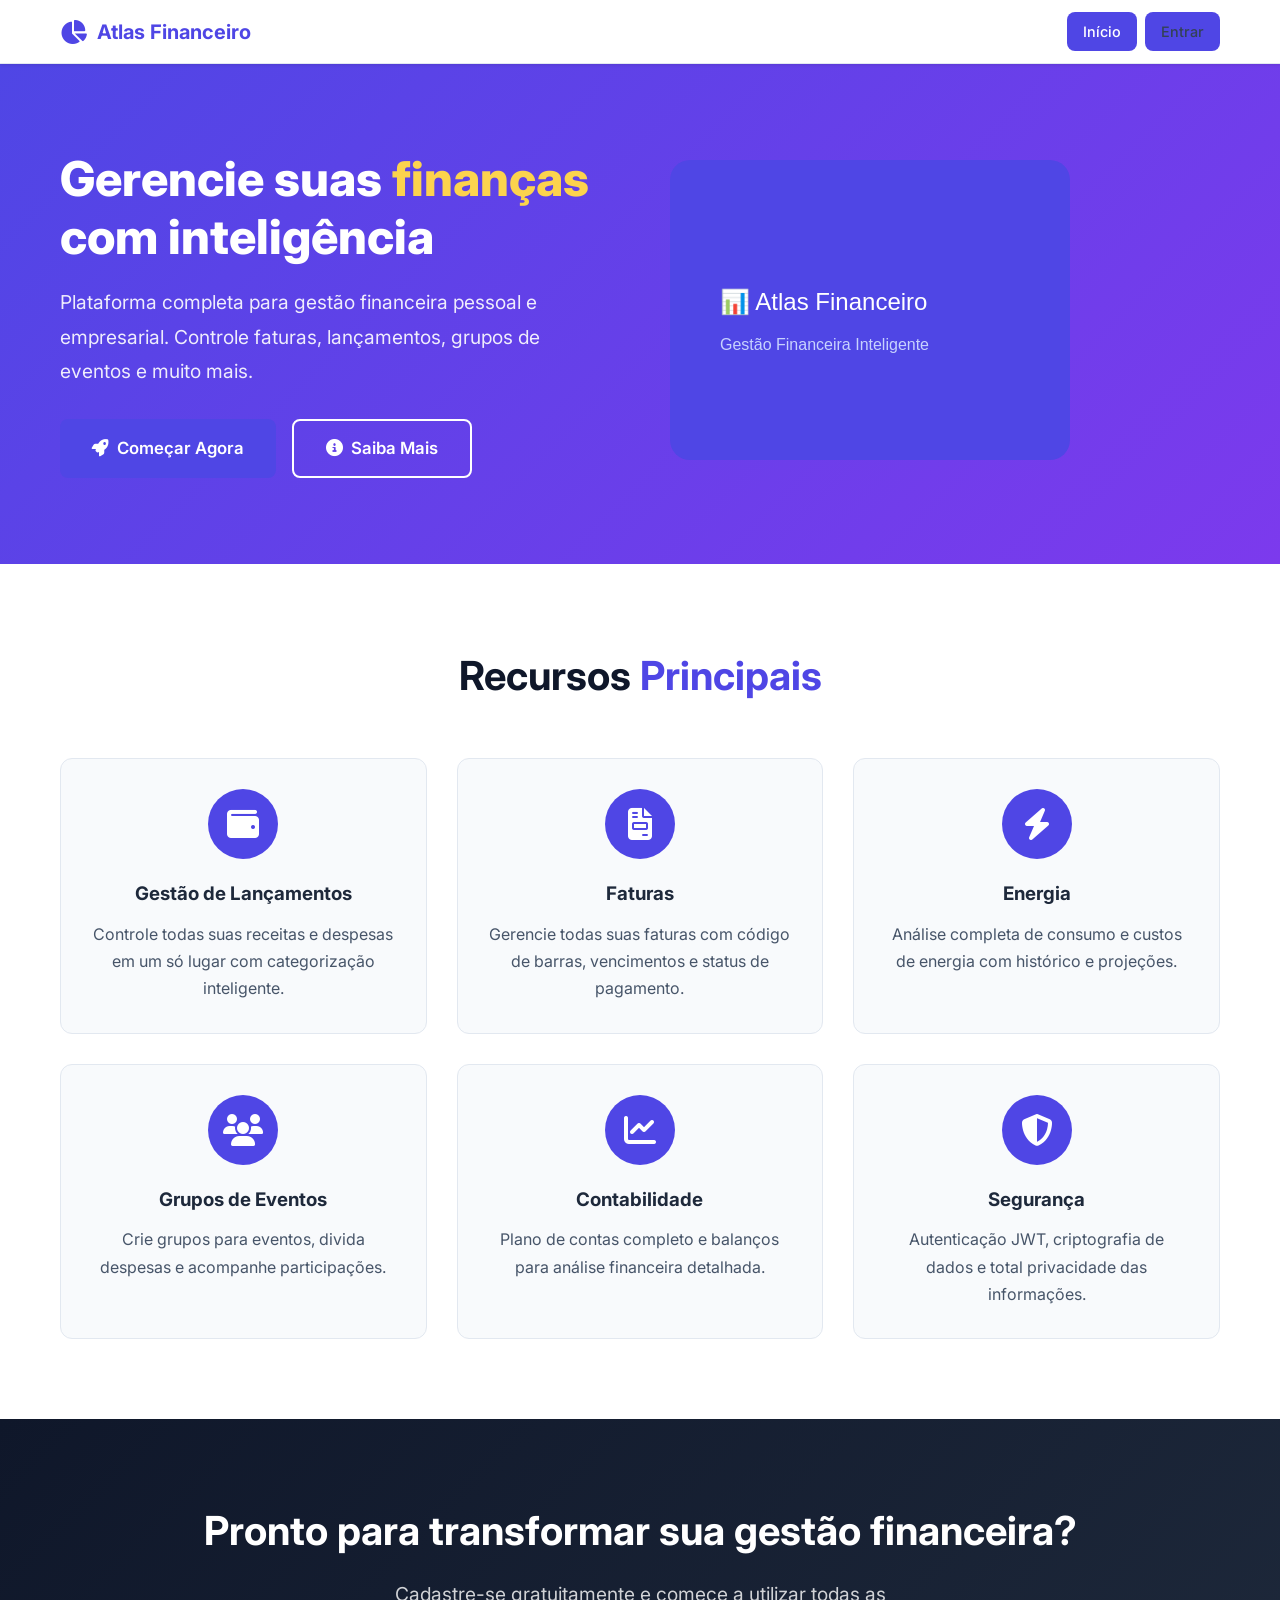
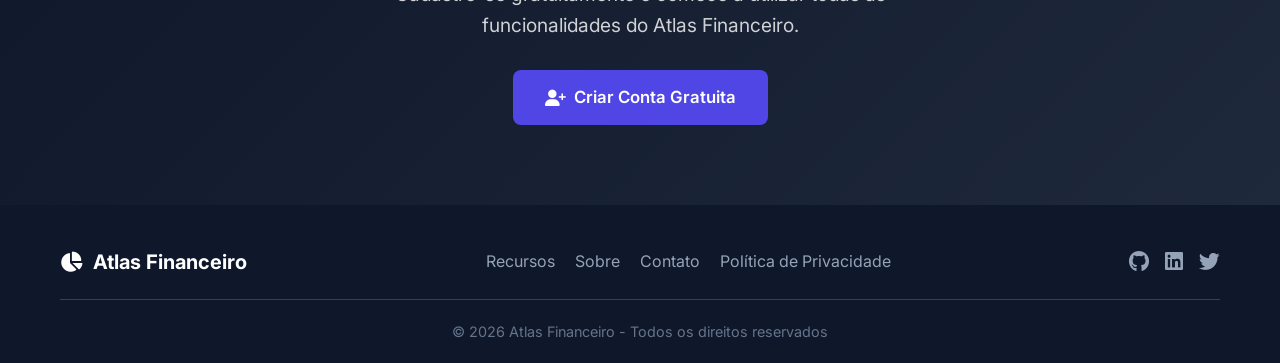
<file: frontend/index.html>
<!DOCTYPE html>
<html lang="pt-BR">
<head>
    <meta charset="UTF-8">
    <meta name="viewport" content="width=device-width, initial-scale=1.0">
    <title>Atlas Financeiro - Gestão Financeira</title>
    <link rel="stylesheet" href="css/style.css">
    <link href="https://fonts.googleapis.com/css2?family=Inter:wght@300;400;500;600;700;800&display=swap" rel="stylesheet">
    <link rel="stylesheet" href="https://cdnjs.cloudflare.com/ajax/libs/font-awesome/6.4.0/css/all.min.css">
</head>
<body>
    <nav class="navbar">
        <div class="container">
            <div class="nav-brand">
                <i class="fas fa-chart-pie"></i>
                <span>Atlas Financeiro</span>
            </div>
            <div class="nav-links">
                <a href="index.html" class="active">Início</a>
                <a href="login.html" class="btn btn-primary">Entrar</a>
            </div>
            <button class="mobile-menu-btn" onclick="toggleMobileMenu()">
                <i class="fas fa-bars"></i>
            </button>
        </div>
    </nav>

    <section class="hero">
        <div class="container">
            <div class="hero-content">
                <h1>Gerencie suas <span>finanças</span> com inteligência</h1>
                <p>Plataforma completa para gestão financeira pessoal e empresarial. Controle faturas, lançamentos, grupos de eventos e muito mais.</p>
                <div class="hero-buttons">
                    <a href="cadastro.html" class="btn btn-primary btn-lg">
                        <i class="fas fa-rocket"></i> Começar Agora
                    </a>
                    <a href="#features" class="btn btn-outline btn-lg">
                        <i class="fas fa-info-circle"></i> Saiba Mais
                    </a>
                </div>
            </div>
            <div class="hero-image">
                <img src="data:image/svg+xml,%3Csvg xmlns='http://www.w3.org/2000/svg' viewBox='0 0 400 300'%3E%3Crect fill='%234f46e5' width='400' height='300' rx='20'/%3E%3Ctext x='50' y='150' font-family='Arial' font-size='24' fill='white'%3E📊 Atlas Financeiro%3C/text%3E%3Ctext x='50' y='190' font-family='Arial' font-size='16' fill='%23c7d2fe'%3EGestão Financeira Inteligente%3C/text%3E%3C/svg%3E" alt="Atlas Financeiro">
            </div>
        </div>
    </section>

    <section id="features" class="features">
        <div class="container">
            <h2 class="section-title">Recursos <span>Principais</span></h2>
            <div class="features-grid">
                <div class="feature-card">
                    <div class="feature-icon"><i class="fas fa-wallet"></i></div>
                    <h3>Gestão de Lançamentos</h3>
                    <p>Controle todas suas receitas e despesas em um só lugar com categorização inteligente.</p>
                </div>
                <div class="feature-card">
                    <div class="feature-icon"><i class="fas fa-file-invoice"></i></div>
                    <h3>Faturas</h3>
                    <p>Gerencie todas suas faturas com código de barras, vencimentos e status de pagamento.</p>
                </div>
                <div class="feature-card">
                    <div class="feature-icon"><i class="fas fa-bolt"></i></div>
                    <h3>Energia</h3>
                    <p>Análise completa de consumo e custos de energia com histórico e projeções.</p>
                </div>
                <div class="feature-card">
                    <div class="feature-icon"><i class="fas fa-users"></i></div>
                    <h3>Grupos de Eventos</h3>
                    <p>Crie grupos para eventos, divida despesas e acompanhe participações.</p>
                </div>
                <div class="feature-card">
                    <div class="feature-icon"><i class="fas fa-chart-line"></i></div>
                    <h3>Contabilidade</h3>
                    <p>Plano de contas completo e balanços para análise financeira detalhada.</p>
                </div>
                <div class="feature-card">
                    <div class="feature-icon"><i class="fas fa-shield-alt"></i></div>
                    <h3>Segurança</h3>
                    <p>Autenticação JWT, criptografia de dados e total privacidade das informações.</p>
                </div>
            </div>
        </div>
    </section>

    <section class="cta">
        <div class="container">
            <div class="cta-content">
                <h2>Pronto para transformar sua gestão financeira?</h2>
                <p>Cadastre-se gratuitamente e comece a utilizar todas as funcionalidades do Atlas Financeiro.</p>
                <a href="cadastro.html" class="btn btn-primary btn-lg">
                    <i class="fas fa-user-plus"></i> Criar Conta Gratuita
                </a>
            </div>
        </div>
    </section>

    <footer>
        <div class="container">
            <div class="footer-content">
                <div class="footer-brand">
                    <i class="fas fa-chart-pie"></i>
                    <span>Atlas Financeiro</span>
                </div>
                <div class="footer-links">
                    <a href="#features">Recursos</a>
                    <a href="#">Sobre</a>
                    <a href="#">Contato</a>
                    <a href="#">Política de Privacidade</a>
                </div>
                <div class="footer-social">
                    <a href="#"><i class="fab fa-github"></i></a>
                    <a href="#"><i class="fab fa-linkedin"></i></a>
                    <a href="#"><i class="fab fa-twitter"></i></a>
                </div>
            </div>
            <div class="footer-bottom">
                <p>&copy; 2026 Atlas Financeiro - Todos os direitos reservados</p>
            </div>
        </div>
    </footer>

    <script>
        function toggleMobileMenu() {
            const navLinks = document.querySelector('.nav-links');
            navLinks.classList.toggle('active');
        }

        // Fechar menu ao clicar fora
        document.addEventListener('click', function(event) {
            const nav = document.querySelector('.navbar .container');
            const menu = document.querySelector('.nav-links');
            const btn = document.querySelector('.mobile-menu-btn');
            
            if (!nav.contains(event.target) && menu.classList.contains('active')) {
                menu.classList.remove('active');
            }
        });
    </script>
</body>
</html>
</file>
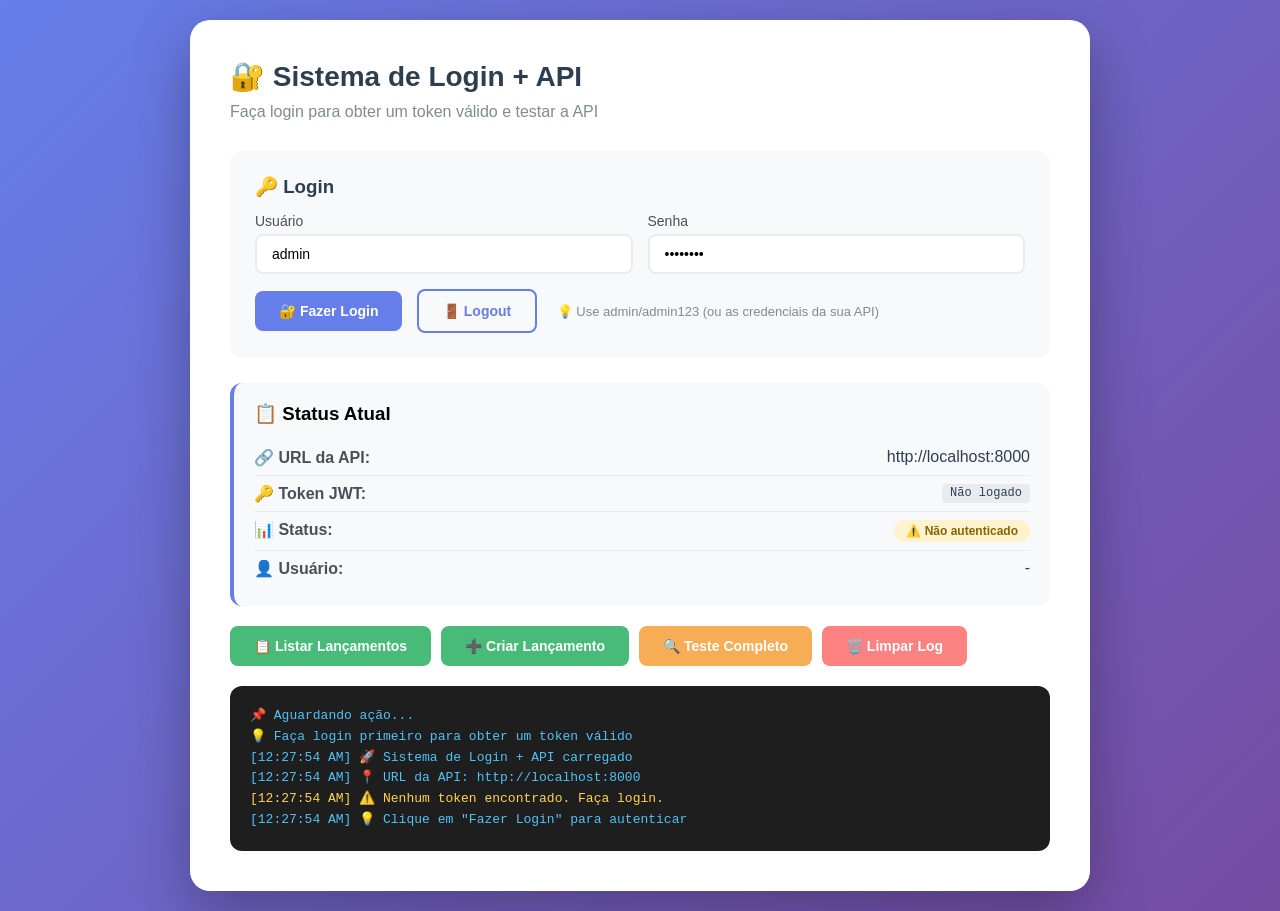
<file: login_e_testes.html>
<!DOCTYPE html>
<html lang="pt-BR">
<head>
    <meta charset="UTF-8">
    <meta name="viewport" content="width=device-width, initial-scale=1.0">
    <title>Sistema de Login + Teste API</title>
    <style>
        * {
            margin: 0;
            padding: 0;
            box-sizing: border-box;
        }

        body {
            font-family: -apple-system, BlinkMacSystemFont, 'Segoe UI', Roboto, Oxygen, Ubuntu, sans-serif;
            background: linear-gradient(135deg, #667eea 0%, #764ba2 100%);
            min-height: 100vh;
            display: flex;
            align-items: center;
            justify-content: center;
            padding: 20px;
        }

        .container {
            background: white;
            border-radius: 20px;
            padding: 40px;
            max-width: 900px;
            width: 100%;
            box-shadow: 0 20px 60px rgba(0,0,0,0.3);
        }

        h1 {
            color: #2c3e50;
            margin-bottom: 10px;
            font-size: 28px;
        }

        .subtitle {
            color: #7f8c8d;
            margin-bottom: 30px;
        }

        .login-section {
            background: #f8f9fa;
            border-radius: 12px;
            padding: 25px;
            margin-bottom: 25px;
        }

        .login-section h3 {
            color: #2c3e50;
            margin-bottom: 15px;
            display: flex;
            align-items: center;
            gap: 10px;
        }

        .form-group {
            margin-bottom: 15px;
        }

        .form-group label {
            display: block;
            margin-bottom: 5px;
            color: #495057;
            font-weight: 500;
            font-size: 14px;
        }

        .form-group input {
            width: 100%;
            padding: 10px 15px;
            border: 2px solid #e9ecef;
            border-radius: 8px;
            font-size: 14px;
            transition: all 0.3s;
        }

        .form-group input:focus {
            outline: none;
            border-color: #667eea;
            box-shadow: 0 0 0 3px rgba(102, 126, 234, 0.1);
        }

        .form-row {
            display: grid;
            grid-template-columns: 1fr 1fr;
            gap: 15px;
        }

        .btn {
            padding: 12px 24px;
            border: none;
            border-radius: 8px;
            font-size: 14px;
            font-weight: 600;
            cursor: pointer;
            transition: all 0.3s ease;
            display: inline-flex;
            align-items: center;
            gap: 8px;
        }

        .btn-primary {
            background: #667eea;
            color: white;
        }

        .btn-primary:hover {
            background: #5a67d8;
            transform: translateY(-2px);
            box-shadow: 0 4px 12px rgba(102, 126, 234, 0.4);
        }

        .btn-success {
            background: #48bb78;
            color: white;
        }

        .btn-success:hover {
            background: #38a169;
            transform: translateY(-2px);
            box-shadow: 0 4px 12px rgba(72, 187, 120, 0.4);
        }

        .btn-danger {
            background: #fc8181;
            color: white;
        }

        .btn-danger:hover {
            background: #f56565;
            transform: translateY(-2px);
            box-shadow: 0 4px 12px rgba(252, 129, 129, 0.4);
        }

        .btn-warning {
            background: #f6ad55;
            color: white;
        }

        .btn-warning:hover {
            background: #ed8936;
            transform: translateY(-2px);
            box-shadow: 0 4px 12px rgba(246, 173, 85, 0.4);
        }

        .btn-outline {
            background: transparent;
            color: #667eea;
            border: 2px solid #667eea;
        }

        .btn-outline:hover {
            background: #667eea;
            color: white;
        }

        .btn-group {
            display: flex;
            gap: 10px;
            flex-wrap: wrap;
            margin: 15px 0;
        }

        .info-card {
            background: #f8f9fa;
            border-radius: 12px;
            padding: 20px;
            margin-bottom: 20px;
            border-left: 4px solid #667eea;
        }

        .info-item {
            display: flex;
            justify-content: space-between;
            padding: 8px 0;
            border-bottom: 1px solid #e9ecef;
        }

        .info-item:last-child {
            border-bottom: none;
        }

        .label {
            font-weight: 600;
            color: #495057;
        }

        .value {
            color: #2c3e50;
            word-break: break-all;
            max-width: 60%;
            text-align: right;
        }

        .value.token {
            font-family: monospace;
            font-size: 12px;
            background: #e9ecef;
            padding: 2px 8px;
            border-radius: 4px;
        }

        .status-badge {
            display: inline-block;
            padding: 4px 12px;
            border-radius: 20px;
            font-size: 12px;
            font-weight: 600;
        }

        .status-badge.success {
            background: #d4edda;
            color: #155724;
        }

        .status-badge.error {
            background: #f8d7da;
            color: #721c24;
        }

        .status-badge.warning {
            background: #fff3cd;
            color: #856404;
        }

        .status-badge.info {
            background: #d1ecf1;
            color: #0c5460;
        }

        .output {
            background: #1e1e1e;
            color: #d4d4d4;
            border-radius: 12px;
            padding: 20px;
            margin-top: 20px;
            font-family: 'Consolas', 'Monaco', monospace;
            font-size: 13px;
            line-height: 1.6;
            overflow-x: auto;
            max-height: 400px;
            overflow-y: auto;
        }

        .output .log-info { color: #4fc3f7; }
        .output .log-success { color: #81c784; }
        .output .log-error { color: #e57373; }
        .output .log-warning { color: #ffd54f; }
        .output .log-data { color: #ce93d8; }

        .loading {
            display: inline-block;
            width: 20px;
            height: 20px;
            border: 3px solid #f3f3f3;
            border-top: 3px solid #667eea;
            border-radius: 50%;
            animation: spin 1s linear infinite;
        }

        @keyframes spin {
            0% { transform: rotate(0deg); }
            100% { transform: rotate(360deg); }
        }

        .alert {
            padding: 12px 20px;
            border-radius: 8px;
            margin-bottom: 15px;
        }

        .alert-success {
            background: #d4edda;
            color: #155724;
            border: 1px solid #c3e6cb;
        }

        .alert-error {
            background: #f8d7da;
            color: #721c24;
            border: 1px solid #f5c6cb;
        }

        .alert-info {
            background: #d1ecf1;
            color: #0c5460;
            border: 1px solid #bee5eb;
        }

        .hidden {
            display: none;
        }

        @media (max-width: 768px) {
            .container {
                padding: 20px;
            }
            
            .form-row {
                grid-template-columns: 1fr;
            }
            
            .btn-group {
                flex-direction: column;
            }
            
            .btn {
                width: 100%;
                justify-content: center;
            }

            .info-item {
                flex-direction: column;
                align-items: flex-start;
                gap: 5px;
            }

            .value {
                max-width: 100%;
                text-align: left;
            }
        }
    </style>
</head>
<body>
    <div class="container">
        <h1>🔐 Sistema de Login + API</h1>
        <p class="subtitle">Faça login para obter um token válido e testar a API</p>

        <!-- ALERTAS -->
        <div id="alertContainer"></div>

        <!-- SEÇÃO DE LOGIN -->
        <div class="login-section">
            <h3>🔑 Login</h3>
            <div class="form-row">
                <div class="form-group">
                    <label>Usuário</label>
                    <input type="text" id="username" value="admin" placeholder="Digite seu usuário" />
                </div>
                <div class="form-group">
                    <label>Senha</label>
                    <input type="password" id="password" value="admin123" placeholder="Digite sua senha" />
                </div>
            </div>
            <button class="btn btn-primary" onclick="fazerLogin()">
                🔐 Fazer Login
            </button>
            <button class="btn btn-outline" onclick="logout()" style="margin-left: 10px;">
                🚪 Logout
            </button>
            <span style="margin-left: 15px; font-size: 13px; color: #7f8c8d;">
                💡 Use admin/admin123 (ou as credenciais da sua API)
            </span>
        </div>

        <!-- INFORMAÇÕES DE DEBUG -->
        <div class="info-card">
            <h3 style="margin-bottom: 15px;">📋 Status Atual</h3>
            <div class="info-item">
                <span class="label">🔗 URL da API:</span>
                <span class="value" id="debugApiUrl">http://localhost:8000</span>
            </div>
            <div class="info-item">
                <span class="label">🔑 Token JWT:</span>
                <span class="value token" id="debugToken">Não logado</span>
            </div>
            <div class="info-item">
                <span class="label">📊 Status:</span>
                <span class="value" id="debugStatus">
                    <span class="status-badge warning">⚠️ Aguardando login</span>
                </span>
            </div>
            <div class="info-item">
                <span class="label">👤 Usuário:</span>
                <span class="value" id="debugUser">-</span>
            </div>
        </div>

        <!-- BOTÕES DE TESTE -->
        <div class="btn-group">
            <button class="btn btn-success" onclick="testarListarLancamentos()">
                📋 Listar Lançamentos
            </button>
            <button class="btn btn-success" onclick="testarCriarLancamento()">
                ➕ Criar Lançamento
            </button>
            <button class="btn btn-warning" onclick="testarCompleto()">
                🔍 Teste Completo
            </button>
            <button class="btn btn-danger" onclick="limparLog()">
                🗑️ Limpar Log
            </button>
        </div>

        <!-- CONSOLE DE SAÍDA -->
        <div class="output" id="outputConsole">
            <div class="log-info">📌 Aguardando ação...</div>
            <div class="log-info">💡 Faça login primeiro para obter um token válido</div>
        </div>
    </div>

    <script>
        // ============================================
        // CONFIGURAÇÕES
        // ============================================
        const API_BASE_URL = 'http://localhost:8000';
        const LOGIN_URL = `${API_BASE_URL}/auth/login`;  // Ajuste conforme sua API
        const LANCAMENTOS_URL = `${API_BASE_URL}/lancamentos/`;
        
        let tokenAtual = localStorage.getItem('token');
        let logCount = 0;

        // ============================================
        // FUNÇÕES DE LOG
        // ============================================
        function log(message, type = 'info') {
            const output = document.getElementById('outputConsole');
            const timestamp = new Date().toLocaleTimeString();
            const logEntry = document.createElement('div');
            
            const types = {
                'info': 'log-info',
                'success': 'log-success',
                'error': 'log-error',
                'warning': 'log-warning',
                'data': 'log-data'
            };
            
            logEntry.className = types[type] || 'log-info';
            logEntry.textContent = `[${timestamp}] ${message}`;
            output.appendChild(logEntry);
            output.scrollTop = output.scrollHeight;
            logCount++;
        }

        function limparLog() {
            const output = document.getElementById('outputConsole');
            output.innerHTML = '';
            log('🗑️ Log limpo', 'warning');
            log('💡 Pronto para novos testes', 'info');
            logCount = 0;
        }

        function mostrarAlerta(mensagem, tipo = 'info') {
            const container = document.getElementById('alertContainer');
            const alert = document.createElement('div');
            alert.className = `alert alert-${tipo}`;
            alert.textContent = mensagem;
            container.appendChild(alert);
            
            setTimeout(() => {
                alert.remove();
            }, 5000);
        }

        // ============================================
        // FUNÇÕES DE AUTENTICAÇÃO
        // ============================================
        async function fazerLogin() {
            const username = document.getElementById('username').value;
            const password = document.getElementById('password').value;

            if (!username || !password) {
                mostrarAlerta('⚠️ Preencha usuário e senha!', 'error');
                return;
            }

            log(`🔐 Tentando login com usuário: ${username}`, 'info');

            try {
                const response = await fetch(LOGIN_URL, {
                    method: 'POST',
                    headers: {
                        'Content-Type': 'application/json',
                    },
                    body: JSON.stringify({
                        username: username,
                        password: password
                    })
                });

                log(`📡 Status do login: ${response.status}`, 
                    response.ok ? 'success' : 'error');

                if (!response.ok) {
                    const error = await response.json();
                    log(`❌ Erro no login: ${JSON.stringify(error)}`, 'error');
                    mostrarAlerta(`❌ Login falhou: ${error.detail || 'Credenciais inválidas'}`, 'error');
                    return;
                }

                const data = await response.json();
                
                // Tenta encontrar o token em diferentes formatos
                const token = data.access_token || data.token || data.access;
                
                if (!token) {
                    log('❌ Token não encontrado na resposta', 'error');
                    log(`📊 Resposta: ${JSON.stringify(data)}`, 'data');
                    mostrarAlerta('❌ Token não encontrado na resposta da API', 'error');
                    return;
                }

                // Salva o token
                localStorage.setItem('token', token);
                tokenAtual = token;
                
                log('✅ Login realizado com sucesso!', 'success');
                log(`📝 Token obtido: ${token.substring(0, 30)}...`, 'data');
                
                mostrarAlerta('✅ Login realizado com sucesso!', 'success');
                
                // Atualiza debug
                atualizarDebug();
                
                // Testa a API automaticamente
                await testarListarLancamentos();

            } catch (error) {
                log(`❌ Erro na requisição de login: ${error.message}`, 'error');
                mostrarAlerta(`❌ Erro de conexão: ${error.message}`, 'error');
            }
        }

        function logout() {
            localStorage.removeItem('token');
            tokenAtual = null;
            log('🚪 Logout realizado', 'warning');
            mostrarAlerta('🚪 Logout realizado com sucesso', 'info');
            atualizarDebug();
            limparLog();
        }

        // ============================================
        // FUNÇÕES DE TESTE DA API
        // ============================================
        async function testarListarLancamentos() {
            const token = localStorage.getItem('token');
            
            if (!token) {
                log('❌ Nenhum token encontrado. Faça login primeiro.', 'error');
                mostrarAlerta('❌ Faça login primeiro!', 'error');
                return;
            }

            log('📋 Listando lançamentos...', 'info');

            try {
                const response = await fetch(LANCAMENTOS_URL, {
                    method: 'GET',
                    headers: {
                        'Authorization': `Bearer ${token}`,
                        'Content-Type': 'application/json',
                        'Accept': 'application/json'
                    }
                });

                log(`📡 Status: ${response.status} ${response.statusText}`, 
                    response.ok ? 'success' : 'error');

                if (!response.ok) {
                    const errorText = await response.text();
                    log(`❌ Erro: ${errorText}`, 'error');
                    
                    if (response.status === 401) {
                        log('💡 Token inválido ou expirado. Faça login novamente.', 'warning');
                        mostrarAlerta('⚠️ Token inválido. Faça login novamente.', 'error');
                    }
                    return;
                }

                const data = await response.json();
                log(`✅ Lançamentos carregados! (${data.length || 0} registros)`, 'success');
                log(`📊 Dados: ${JSON.stringify(data, null, 2)}`, 'data');
                
                mostrarAlerta(`✅ ${data.length || 0} lançamentos carregados`, 'success');
                atualizarDebug();

            } catch (error) {
                log(`❌ Erro: ${error.message}`, 'error');
                mostrarAlerta(`❌ Erro ao listar: ${error.message}`, 'error');
            }
        }

        async function testarCriarLancamento() {
            const token = localStorage.getItem('token');
            
            if (!token) {
                log('❌ Nenhum token encontrado. Faça login primeiro.', 'error');
                mostrarAlerta('❌ Faça login primeiro!', 'error');
                return;
            }

            const novoLancamento = {
                descricao: `Teste ${new Date().toLocaleString()}`,
                valor: Math.random() * 1000,
                tipo: 'despesa',
                data: new Date().toISOString().split('T')[0]
            };

            log('➕ Criando novo lançamento...', 'info');
            log(`📝 Dados: ${JSON.stringify(novoLancamento)}`, 'data');

            try {
                const response = await fetch(LANCAMENTOS_URL, {
                    method: 'POST',
                    headers: {
                        'Authorization': `Bearer ${token}`,
                        'Content-Type': 'application/json',
                        'Accept': 'application/json'
                    },
                    body: JSON.stringify(novoLancamento)
                });

                log(`📡 Status: ${response.status} ${response.statusText}`, 
                    response.ok ? 'success' : 'error');

                if (!response.ok) {
                    const errorText = await response.text();
                    log(`❌ Erro: ${errorText}`, 'error');
                    return;
                }

                const data = await response.json();
                log('✅ Lançamento criado com sucesso!', 'success');
                log(`📊 Resposta: ${JSON.stringify(data, null, 2)}`, 'data');
                
                mostrarAlerta('✅ Lançamento criado com sucesso!', 'success');
                
                // Lista novamente para ver o novo registro
                await testarListarLancamentos();

            } catch (error) {
                log(`❌ Erro: ${error.message}`, 'error');
                mostrarAlerta(`❌ Erro ao criar: ${error.message}`, 'error');
            }
        }

        // ============================================
        // TESTE COMPLETO
        // ============================================
        async function testarCompleto() {
            log('📊 Iniciando teste completo...', 'info');
            log('━━━━━━━━━━━━━━━━━━━━━━━━━━━━━━━━━━━━━━━', 'info');
            
            const token = localStorage.getItem('token');
            
            // 1. Verifica token
            log('📂 1. Verificando token:', 'info');
            if (token) {
                log(`   ✅ Token encontrado (${token.length} caracteres)`, 'success');
                log(`   📝 Prefixo: ${token.substring(0, 20)}...`, 'data');
            } else {
                log('   ❌ Nenhum token encontrado', 'error');
                log('   💡 Clique em "Fazer Login" primeiro', 'warning');
                log('━━━━━━━━━━━━━━━━━━━━━━━━━━━━━━━━━━━━━━━', 'info');
                return;
            }

            // 2. Testa listagem
            log('📋 2. Testando listagem...', 'info');
            await testarListarLancamentos();

            // 3. Testa criação
            log('➕ 3. Testando criação...', 'info');
            await testarCriarLancamento();

            log('━━━━━━━━━━━━━━━━━━━━━━━━━━━━━━━━━━━━━━━', 'info');
            log('✅ Teste completo finalizado!', 'success');
        }

        // ============================================
        // FUNÇÕES DE DEBUG
        // ============================================
        function atualizarDebug() {
            const token = localStorage.getItem('token');
            
            document.getElementById('debugApiUrl').textContent = API_BASE_URL;
            
            if (token) {
                document.getElementById('debugToken').textContent = token.substring(0, 30) + '...';
                document.getElementById('debugStatus').innerHTML = 
                    '<span class="status-badge success">✅ Autenticado</span>';
                document.getElementById('debugUser').textContent = 
                    document.getElementById('username').value || 'Usuário';
            } else {
                document.getElementById('debugToken').textContent = 'Não logado';
                document.getElementById('debugStatus').innerHTML = 
                    '<span class="status-badge warning">⚠️ Não autenticado</span>';
                document.getElementById('debugUser').textContent = '-';
            }
        }

        // ============================================
        // INICIALIZAÇÃO
        // ============================================
        document.addEventListener('DOMContentLoaded', function() {
            log('🚀 Sistema de Login + API carregado', 'info');
            log(`📍 URL da API: ${API_BASE_URL}`, 'info');
            
            // Verifica token existente
            const token = localStorage.getItem('token');
            if (token) {
                log('✅ Token encontrado no localStorage', 'success');
                log(`📝 Token: ${token.substring(0, 30)}...`, 'data');
                atualizarDebug();
                mostrarAlerta('✅ Token encontrado. Pronto para testar!', 'success');
            } else {
                log('⚠️ Nenhum token encontrado. Faça login.', 'warning');
                atualizarDebug();
            }

            // Tenta login automático se tiver credenciais padrão
            const username = document.getElementById('username').value;
            const password = document.getElementById('password').value;
            
            if (username && password && !token) {
                log('💡 Clique em "Fazer Login" para autenticar', 'info');
            }
        });

        // ============================================
        // EXPORTA FUNÇÕES
        // ============================================
        window.fazerLogin = fazerLogin;
        window.logout = logout;
        window.testarListarLancamentos = testarListarLancamentos;
        window.testarCriarLancamento = testarCriarLancamento;
        window.testarCompleto = testarCompleto;
        window.limparLog = limparLog;
        window.atualizarDebug = atualizarDebug;

        console.log('✅ Sistema carregado!');
        console.log('  • fazerLogin() - Faz login');
        console.log('  • testarListarLancamentos() - Lista lançamentos');
        console.log('  • testarCriarLancamento() - Cria lançamento');
        console.log('  • testarCompleto() - Teste completo');
    </script>
</body>
</html>
</file>
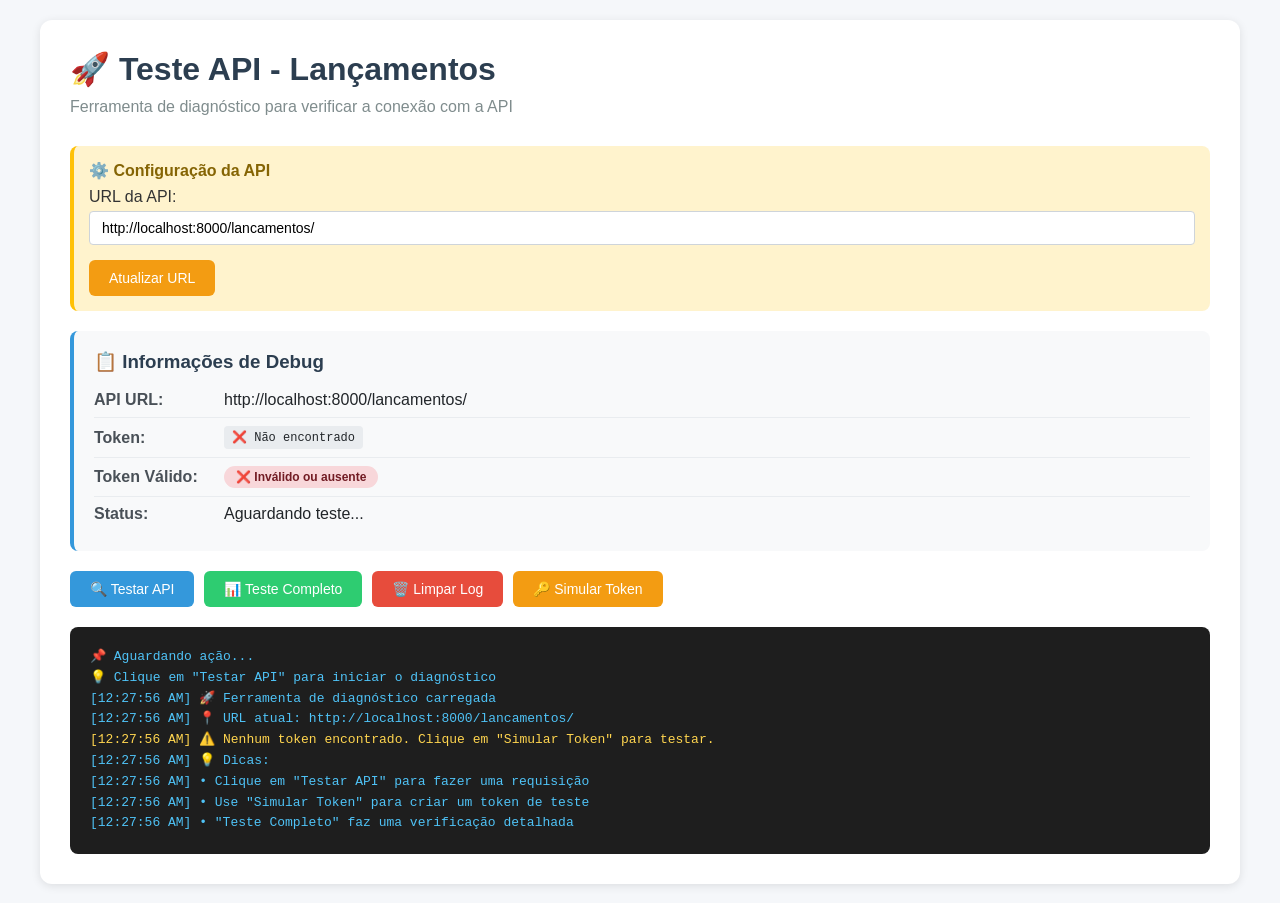
<file: teste_api.html>
<!DOCTYPE html>
<html lang="pt-BR">
<head>
    <meta charset="UTF-8">
    <meta name="viewport" content="width=device-width, initial-scale=1.0">
    <title>Teste API - Lançamentos</title>
    <style>
        * {
            margin: 0;
            padding: 0;
            box-sizing: border-box;
        }

        body {
            font-family: -apple-system, BlinkMacSystemFont, 'Segoe UI', Roboto, Oxygen, Ubuntu, sans-serif;
            background: #f5f7fa;
            padding: 20px;
            color: #333;
        }

        .container {
            max-width: 1200px;
            margin: 0 auto;
            background: white;
            border-radius: 12px;
            padding: 30px;
            box-shadow: 0 2px 10px rgba(0,0,0,0.1);
        }

        h1 {
            color: #2c3e50;
            margin-bottom: 10px;
        }

        .subtitle {
            color: #7f8c8d;
            margin-bottom: 30px;
        }

        .info-card {
            background: #f8f9fa;
            border-radius: 8px;
            padding: 20px;
            margin-bottom: 20px;
            border-left: 4px solid #3498db;
        }

        .info-card h3 {
            color: #2c3e50;
            margin-bottom: 10px;
        }

        .info-item {
            display: flex;
            align-items: center;
            gap: 10px;
            padding: 8px 0;
            border-bottom: 1px solid #e9ecef;
        }

        .info-item:last-child {
            border-bottom: none;
        }

        .label {
            font-weight: 600;
            color: #495057;
            min-width: 120px;
        }

        .value {
            color: #212529;
            word-break: break-all;
        }

        .value.token {
            font-family: monospace;
            font-size: 12px;
            background: #e9ecef;
            padding: 4px 8px;
            border-radius: 4px;
        }

        .btn-group {
            display: flex;
            gap: 10px;
            margin: 20px 0;
            flex-wrap: wrap;
        }

        .btn {
            padding: 10px 20px;
            border: none;
            border-radius: 6px;
            font-size: 14px;
            font-weight: 500;
            cursor: pointer;
            transition: all 0.3s ease;
        }

        .btn-primary {
            background: #3498db;
            color: white;
        }

        .btn-primary:hover {
            background: #2980b9;
            transform: translateY(-2px);
            box-shadow: 0 4px 12px rgba(52, 152, 219, 0.3);
        }

        .btn-success {
            background: #2ecc71;
            color: white;
        }

        .btn-success:hover {
            background: #27ae60;
            transform: translateY(-2px);
            box-shadow: 0 4px 12px rgba(46, 204, 113, 0.3);
        }

        .btn-danger {
            background: #e74c3c;
            color: white;
        }

        .btn-danger:hover {
            background: #c0392b;
            transform: translateY(-2px);
            box-shadow: 0 4px 12px rgba(231, 76, 60, 0.3);
        }

        .btn-warning {
            background: #f39c12;
            color: white;
        }

        .btn-warning:hover {
            background: #d68910;
            transform: translateY(-2px);
            box-shadow: 0 4px 12px rgba(243, 156, 18, 0.3);
        }

        .output {
            background: #1e1e1e;
            color: #d4d4d4;
            border-radius: 8px;
            padding: 20px;
            margin-top: 20px;
            font-family: 'Consolas', 'Monaco', monospace;
            font-size: 13px;
            line-height: 1.6;
            overflow-x: auto;
            max-height: 500px;
            overflow-y: auto;
        }

        .output .log-info {
            color: #4fc3f7;
        }

        .output .log-success {
            color: #81c784;
        }

        .output .log-error {
            color: #e57373;
        }

        .output .log-warning {
            color: #ffd54f;
        }

        .output .log-data {
            color: #ce93d8;
        }

        .status-badge {
            display: inline-block;
            padding: 4px 12px;
            border-radius: 20px;
            font-size: 12px;
            font-weight: 600;
        }

        .status-badge.success {
            background: #d4edda;
            color: #155724;
        }

        .status-badge.error {
            background: #f8d7da;
            color: #721c24;
        }

        .status-badge.warning {
            background: #fff3cd;
            color: #856404;
        }

        .loading {
            display: inline-block;
            width: 20px;
            height: 20px;
            border: 3px solid #f3f3f3;
            border-top: 3px solid #3498db;
            border-radius: 50%;
            animation: spin 1s linear infinite;
        }

        @keyframes spin {
            0% { transform: rotate(0deg); }
            100% { transform: rotate(360deg); }
        }

        .config-section {
            background: #fff3cd;
            border-left: 4px solid #ffc107;
            padding: 15px;
            border-radius: 8px;
            margin-bottom: 20px;
        }

        .config-section h4 {
            color: #856404;
            margin-bottom: 8px;
        }

        .config-section input {
            width: 100%;
            padding: 8px 12px;
            border: 1px solid #ced4da;
            border-radius: 4px;
            font-size: 14px;
            margin: 5px 0;
        }

        .config-section input:focus {
            outline: none;
            border-color: #80bdff;
            box-shadow: 0 0 0 0.2rem rgba(0,123,255,.25);
        }

        @media (max-width: 768px) {
            .container {
                padding: 15px;
            }
            
            .info-item {
                flex-direction: column;
                align-items: flex-start;
            }
            
            .btn-group {
                flex-direction: column;
            }
            
            .btn {
                width: 100%;
            }
        }
    </style>
</head>
<body>
    <div class="container">
        <h1>🚀 Teste API - Lançamentos</h1>
        <p class="subtitle">Ferramenta de diagnóstico para verificar a conexão com a API</p>

        <!-- Configuração da API -->
        <div class="config-section">
            <h4>⚙️ Configuração da API</h4>
            <label>URL da API:</label>
            <input type="text" id="apiUrlInput" value="http://localhost:8000/lancamentos/" />
            <button class="btn btn-warning" onclick="atualizarUrl()" style="margin-top: 10px;">
                Atualizar URL
            </button>
        </div>

        <!-- Informações de Debug -->
        <div class="info-card">
            <h3>📋 Informações de Debug</h3>
            <div class="info-item">
                <span class="label">API URL:</span>
                <span class="value" id="debugApiUrl">Carregando...</span>
            </div>
            <div class="info-item">
                <span class="label">Token:</span>
                <span class="value token" id="debugToken">Carregando...</span>
            </div>
            <div class="info-item">
                <span class="label">Token Válido:</span>
                <span class="value" id="debugTokenValido">Carregando...</span>
            </div>
            <div class="info-item">
                <span class="label">Status:</span>
                <span class="value" id="debugStatus">Aguardando teste...</span>
            </div>
        </div>

        <!-- Botões de Ação -->
        <div class="btn-group">
            <button class="btn btn-primary" onclick="testarAPI()">
                🔍 Testar API
            </button>
            <button class="btn btn-success" onclick="testarCompleto()">
                📊 Teste Completo
            </button>
            <button class="btn btn-danger" onclick="limparLog()">
                🗑️ Limpar Log
            </button>
            <button class="btn btn-warning" onclick="simularToken()">
                🔑 Simular Token
            </button>
        </div>

        <!-- Output do Console -->
        <div class="output" id="outputConsole">
            <div class="log-info">📌 Aguardando ação...</div>
            <div class="log-info">💡 Clique em "Testar API" para iniciar o diagnóstico</div>
        </div>
    </div>

    <script>
        // ============================================
        // CONFIGURAÇÕES GLOBAIS
        // ============================================
        let API_URL = localStorage.getItem('API_URL') || 'http://localhost:8000/lancamentos/';
        let logCount = 0;

        // ============================================
        // FUNÇÕES DE LOG
        // ============================================
        function log(message, type = 'info') {
            const output = document.getElementById('outputConsole');
            const timestamp = new Date().toLocaleTimeString();
            const logEntry = document.createElement('div');
            
            const types = {
                'info': 'log-info',
                'success': 'log-success',
                'error': 'log-error',
                'warning': 'log-warning',
                'data': 'log-data'
            };
            
            logEntry.className = types[type] || 'log-info';
            logEntry.textContent = `[${timestamp}] ${message}`;
            output.appendChild(logEntry);
            output.scrollTop = output.scrollHeight;
            logCount++;
        }

        function limparLog() {
            const output = document.getElementById('outputConsole');
            output.innerHTML = '';
            log('🗑️ Log limpo', 'warning');
            log('💡 Pronto para novo teste', 'info');
            logCount = 0;
        }

        // ============================================
        // FUNÇÕES DE DEBUG
        // ============================================
        function atualizarDebug() {
            const token = localStorage.getItem('token');
            document.getElementById('debugApiUrl').textContent = API_URL;
            document.getElementById('debugToken').textContent = token || '❌ Não encontrado';
            
            // Verifica se o token parece válido
            const tokenValido = token && token.length > 10;
            document.getElementById('debugTokenValido').innerHTML = tokenValido 
                ? '<span class="status-badge success">✅ Válido</span>' 
                : '<span class="status-badge error">❌ Inválido ou ausente</span>';
        }

        function atualizarUrl() {
            const novaUrl = document.getElementById('apiUrlInput').value;
            if (novaUrl) {
                API_URL = novaUrl;
                localStorage.setItem('API_URL', API_URL);
                log(`🔗 URL atualizada para: ${API_URL}`, 'success');
                atualizarDebug();
            }
        }

        function simularToken() {
            const tokenSimulado = 'eyJhbGciOiJIUzI1NiIsInR5cCI6IkpXVCJ9.eyJzdWIiOiIxMjM0NTY3ODkwIiwibmFtZSI6IkpvaG4gRG9lIiwiaWF0IjoxNTE2MjM5MDIyfQ.SflKxwRJSMeKKF2QT4fwpMeJf36POk6yJV_adQssw5c';
            localStorage.setItem('token', tokenSimulado);
            log('🔑 Token simulado adicionado ao localStorage', 'warning');
            log(`📝 Token: ${tokenSimulado.substring(0, 30)}...`, 'data');
            atualizarDebug();
        }

        // ============================================
        // FUNÇÃO PRINCIPAL DE TESTE
        // ============================================
        async function testarAPI() {
            try {
                const token = localStorage.getItem('token');
                const url = document.getElementById('apiUrlInput').value || API_URL;
                
                log('🚀 Iniciando teste da API...', 'info');
                log(`📍 URL: ${url}`, 'info');
                log(`🔑 Token: ${token ? '✅ Presente' : '❌ Ausente'}`, token ? 'success' : 'error');
                
                if (token) {
                    log(`📝 Token (primeiros 30 caracteres): ${token.substring(0, 30)}...`, 'data');
                }

                // Atualiza status
                document.getElementById('debugStatus').innerHTML = '<span class="loading"></span> Testando...';

                // Faz a requisição
                const response = await fetch(url, {
                    method: 'GET',
                    headers: {
                        'Authorization': token ? `Bearer ${token}` : '',
                        'Content-Type': 'application/json',
                        'Accept': 'application/json'
                    }
                });

                log(`📡 Status da resposta: ${response.status} ${response.statusText}`, 
                    response.ok ? 'success' : 'error');

                // Log dos headers
                const headers = Object.fromEntries(response.headers);
                log(`📋 Headers: ${JSON.stringify(headers, null, 2)}`, 'data');

                // Atualiza status
                document.getElementById('debugStatus').innerHTML = 
                    `<span class="status-badge ${response.ok ? 'success' : 'error'}">
                        ${response.status} - ${response.statusText}
                    </span>`;

                // Verifica se a resposta é OK
                if (!response.ok) {
                    const text = await response.text();
                    log(`❌ Erro na resposta: ${text}`, 'error');
                    
                    // Dicas específicas por status
                    if (response.status === 401) {
                        log('💡 Token inválido ou expirado. Faça login novamente.', 'warning');
                    } else if (response.status === 403) {
                        log('💡 Sem permissão para acessar este recurso.', 'warning');
                    } else if (response.status === 404) {
                        log('💡 Rota não encontrada. Verifique a URL da API.', 'warning');
                    } else if (response.status === 500) {
                        log('💡 Erro interno no servidor. Verifique os logs do backend.', 'warning');
                    }
                    
                    return null;
                }

                // Tenta parsear o JSON
                const data = await response.json();
                log(`✅ Lançamentos obtidos com sucesso! (${data.length || 0} registros)`, 'success');
                log(`📊 Dados: ${JSON.stringify(data, null, 2)}`, 'data');
                
                return data;

            } catch (error) {
                log(`❌ Erro na requisição: ${error.message}`, 'error');
                
                // Diagnóstico de erro
                if (error.message.includes('Failed to fetch')) {
                    log('🔍 Diagnóstico de erro de conexão:', 'warning');
                    log('  1️⃣ Verifique se a API está rodando', 'warning');
                    log('  2️⃣ Confirme a URL: http://localhost:8000/lancamentos/', 'warning');
                    log('  3️⃣ Verifique se o CORS está configurado', 'warning');
                    log('  4️⃣ Teste com curl: curl http://localhost:8000/lancamentos/', 'warning');
                    log('  5️⃣ Verifique firewall/antivírus', 'warning');
                }
                
                document.getElementById('debugStatus').innerHTML = 
                    '<span class="status-badge error">❌ Erro de conexão</span>';
                
                return null;
            }
        }

        // ============================================
        // TESTE COMPLETO COM MÚLTIPLAS VERIFICAÇÕES
        // ============================================
        async function testarCompleto() {
            log('📊 Iniciando teste completo...', 'info');
            log('━━━━━━━━━━━━━━━━━━━━━━━━━━━━━━━━━━━━━━━', 'info');
            
            // 1. Verifica localStorage
            log('📂 1. Verificando localStorage:', 'info');
            const token = localStorage.getItem('token');
            log(`   Token: ${token ? '✅ Encontrado' : '❌ Não encontrado'}`, token ? 'success' : 'error');
            
            // 2. Verifica URL
            const url = document.getElementById('apiUrlInput').value || API_URL;
            log(`📍 2. URL configurada: ${url}`, 'info');
            
            // 3. Testa a API
            log('🔗 3. Testando conexão com a API...', 'info');
            const resultado = await testarAPI();
            
            // 4. Resumo
            log('━━━━━━━━━━━━━━━━━━━━━━━━━━━━━━━━━━━━━━━', 'info');
            if (resultado) {
                log('✅ Teste completo finalizado com SUCESSO!', 'success');
                log(`📊 Total de registros: ${resultado.length}`, 'data');
            } else {
                log('❌ Teste completo finalizado com ERROS!', 'error');
                log('💡 Verifique as mensagens acima para diagnóstico.', 'warning');
            }
            
            atualizarDebug();
        }

        // ============================================
        // FUNÇÃO PARA VERIFICAR CORS
        // ============================================
        async function verificarCORS() {
            try {
                log('🌐 Verificando CORS...', 'info');
                const response = await fetch(API_URL, {
                    method: 'OPTIONS',
                    headers: {
                        'Access-Control-Request-Method': 'GET',
                        'Access-Control-Request-Headers': 'authorization'
                    }
                });
                
                log(`📡 Resposta OPTIONS: ${response.status}`, 'info');
                
                const corsHeaders = {
                    'access-control-allow-origin': response.headers.get('access-control-allow-origin'),
                    'access-control-allow-methods': response.headers.get('access-control-allow-methods'),
                    'access-control-allow-headers': response.headers.get('access-control-allow-headers')
                };
                
                log(`📋 Headers CORS: ${JSON.stringify(corsHeaders, null, 2)}`, 'data');
                
                if (corsHeaders['access-control-allow-origin'] === '*') {
                    log('✅ CORS configurado corretamente', 'success');
                } else {
                    log('⚠️ CORS pode estar restrito', 'warning');
                }
                
            } catch (error) {
                log(`❌ Erro ao verificar CORS: ${error.message}`, 'error');
            }
        }

        // ============================================
        // INICIALIZAÇÃO
        // ============================================
        document.addEventListener('DOMContentLoaded', function() {
            log('🚀 Ferramenta de diagnóstico carregada', 'info');
            log(`📍 URL atual: ${API_URL}`, 'info');
            
            // Carrega URL do input
            document.getElementById('apiUrlInput').value = API_URL;
            
            // Atualiza debug
            atualizarDebug();
            
            // Verifica se tem token
            const token = localStorage.getItem('token');
            if (token) {
                log('✅ Token encontrado no localStorage', 'success');
            } else {
                log('⚠️ Nenhum token encontrado. Clique em "Simular Token" para testar.', 'warning');
            }
            
            // Dicas iniciais
            log('💡 Dicas:', 'info');
            log('  • Clique em "Testar API" para fazer uma requisição', 'info');
            log('  • Use "Simular Token" para criar um token de teste', 'info');
            log('  • "Teste Completo" faz uma verificação detalhada', 'info');
        });

        // ============================================
        // EXPORTA FUNÇÕES PARA O GLOBAL
        // ============================================
        window.testarAPI = testarAPI;
        window.testarCompleto = testarCompleto;
        window.limparLog = limparLog;
        window.simularToken = simularToken;
        window.atualizarUrl = atualizarUrl;
        window.verificarCORS = verificarCORS;
        window.atualizarDebug = atualizarDebug;

        console.log('✅ Script carregado! Use as funções:');
        console.log('  • testarAPI() - Teste básico');
        console.log('  • testarCompleto() - Teste completo');
        console.log('  • verificarCORS() - Verifica CORS');
        console.log('  • simularToken() - Cria token de teste');
    </script>
</body>
</html>
</file>
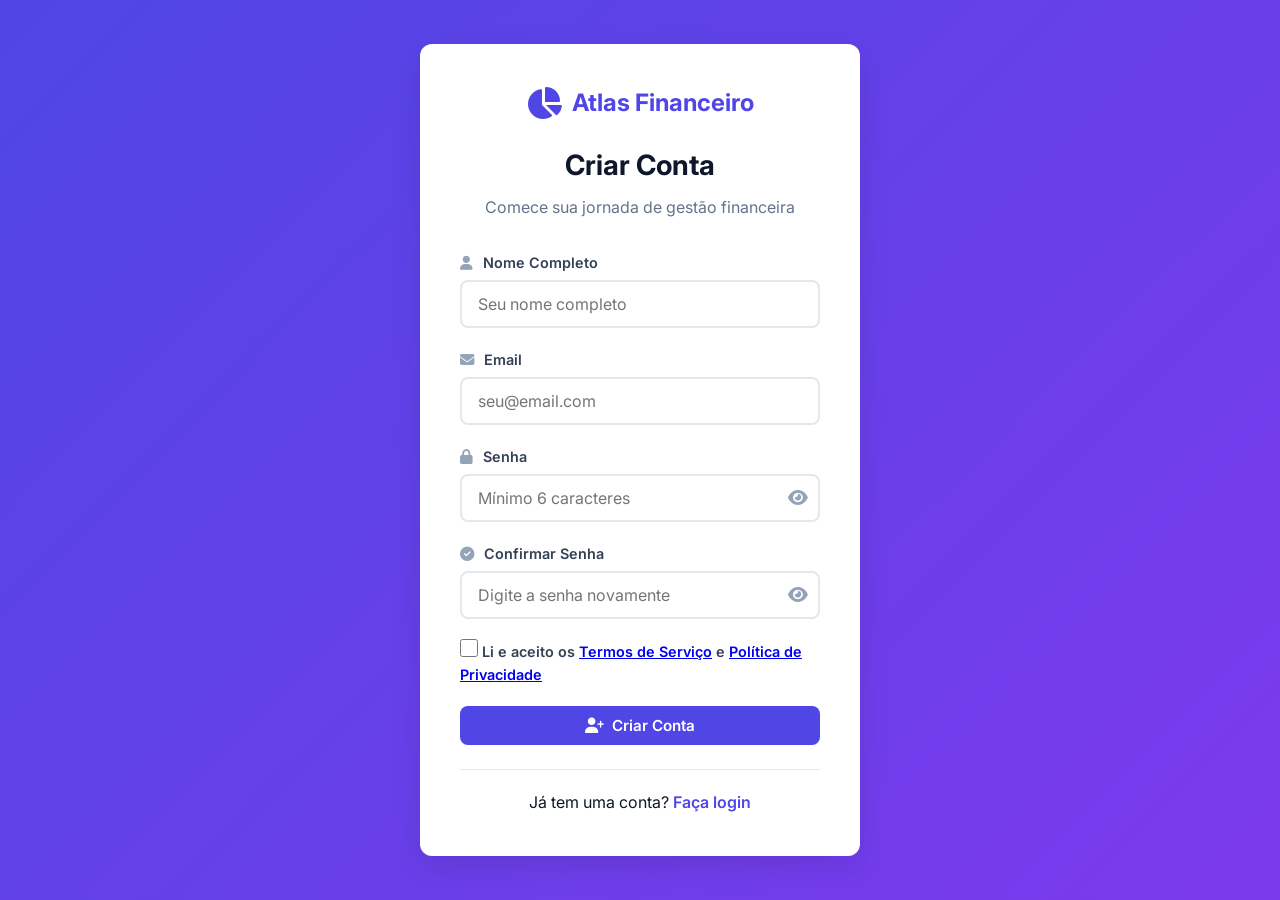
<file: frontend/cadastro.html>
<!DOCTYPE html>
<html lang="pt-BR">
<head>
    <meta charset="UTF-8">
    <meta name="viewport" content="width=device-width, initial-scale=1.0">
    <title>Cadastro - Atlas Financeiro</title>
    <link rel="stylesheet" href="css/style.css">
    <link href="https://fonts.googleapis.com/css2?family=Inter:wght@300;400;500;600;700;800&display=swap" rel="stylesheet">
    <link rel="stylesheet" href="https://cdnjs.cloudflare.com/ajax/libs/font-awesome/6.4.0/css/all.min.css">
</head>
<body class="auth-page">
    <div class="auth-container">
        <div class="auth-box">
            <div class="auth-header">
                <div class="auth-logo">
                    <i class="fas fa-chart-pie"></i>
                    <span>Atlas Financeiro</span>
                </div>
                <h2>Criar Conta</h2>
                <p>Comece sua jornada de gestão financeira</p>
            </div>

            <form id="registerForm" onsubmit="handleRegister(event)">
                <div class="form-group">
                    <label for="nome">
                        <i class="fas fa-user"></i> Nome Completo
                    </label>
                    <input type="text" id="nome" placeholder="Seu nome completo" required>
                </div>

                <div class="form-group">
                    <label for="email">
                        <i class="fas fa-envelope"></i> Email
                    </label>
                    <input type="email" id="email" placeholder="seu@email.com" required>
                </div>

                <div class="form-group">
                    <label for="password">
                        <i class="fas fa-lock"></i> Senha
                    </label>
                    <div class="password-input">
                        <input type="password" id="password" placeholder="Mínimo 6 caracteres" required minlength="6">
                        <button type="button" class="toggle-password" onclick="togglePassword('password', 'eyeIcon1')">
                            <i class="fas fa-eye" id="eyeIcon1"></i>
                        </button>
                    </div>
                </div>

                <div class="form-group">
                    <label for="confirmPassword">
                        <i class="fas fa-check-circle"></i> Confirmar Senha
                    </label>
                    <div class="password-input">
                        <input type="password" id="confirmPassword" placeholder="Digite a senha novamente" required>
                        <button type="button" class="toggle-password" onclick="togglePassword('confirmPassword', 'eyeIcon2')">
                            <i class="fas fa-eye" id="eyeIcon2"></i>
                        </button>
                    </div>
                </div>

                <div class="form-group">
                    <label class="checkbox-label">
                        <input type="checkbox" id="terms" required>
                        Li e aceito os <a href="#" target="_blank">Termos de Serviço</a> e <a href="#" target="_blank">Política de Privacidade</a>
                    </label>
                </div>

                <button type="submit" class="btn btn-primary btn-block">
                    <i class="fas fa-user-plus"></i> Criar Conta
                </button>
            </form>

            <div id="registerError" class="error-message" style="display: none;"></div>
            <div id="registerSuccess" class="success-message" style="display: none;"></div>

            <div class="auth-footer">
                <p>Já tem uma conta? <a href="login.html">Faça login</a></p>
            </div>
        </div>
    </div>

    <script src="js/api.js"></script>
    <script src="js/auth.js"></script>
    <script>
        function togglePassword(inputId, iconId) {
            const password = document.getElementById(inputId);
            const icon = document.getElementById(iconId);
            
            if (password.type === 'password') {
                password.type = 'text';
                icon.classList.remove('fa-eye');
                icon.classList.add('fa-eye-slash');
            } else {
                password.type = 'password';
                icon.classList.remove('fa-eye-slash');
                icon.classList.add('fa-eye');
            }
        }

        async function handleRegister(event) {
            event.preventDefault();
            
            const nome = document.getElementById('nome').value;
            const email = document.getElementById('email').value;
            const password = document.getElementById('password').value;
            const confirmPassword = document.getElementById('confirmPassword').value;
            const terms = document.getElementById('terms').checked;
            const errorEl = document.getElementById('registerError');
            const successEl = document.getElementById('registerSuccess');

            // Validações
            if (password !== confirmPassword) {
                errorEl.textContent = 'As senhas não coincidem';
                errorEl.style.display = 'block';
                successEl.style.display = 'none';
                return;
            }

            if (password.length < 6) {
                errorEl.textContent = 'A senha deve ter pelo menos 6 caracteres';
                errorEl.style.display = 'block';
                successEl.style.display = 'none';
                return;
            }

            if (!terms) {
                errorEl.textContent = 'Você deve aceitar os termos de serviço';
                errorEl.style.display = 'block';
                successEl.style.display = 'none';
                return;
            }

            try {
                const response = await cadastrar(nome, email, password);
                
                if (response.success) {
                    successEl.textContent = 'Conta criada com sucesso! Redirecionando...';
                    successEl.style.display = 'block';
                    errorEl.style.display = 'none';
                    
                    setTimeout(() => {
                        window.location.href = 'dashboard.html';
                    }, 2000);
                } else {
                    errorEl.textContent = response.message || 'Erro ao criar conta';
                    errorEl.style.display = 'block';
                    successEl.style.display = 'none';
                }
            } catch (error) {
                errorEl.textContent = 'Erro de conexão. Verifique sua internet.';
                errorEl.style.display = 'block';
                successEl.style.display = 'none';
            }
        }
    </script>
</body>
</html>
</file>
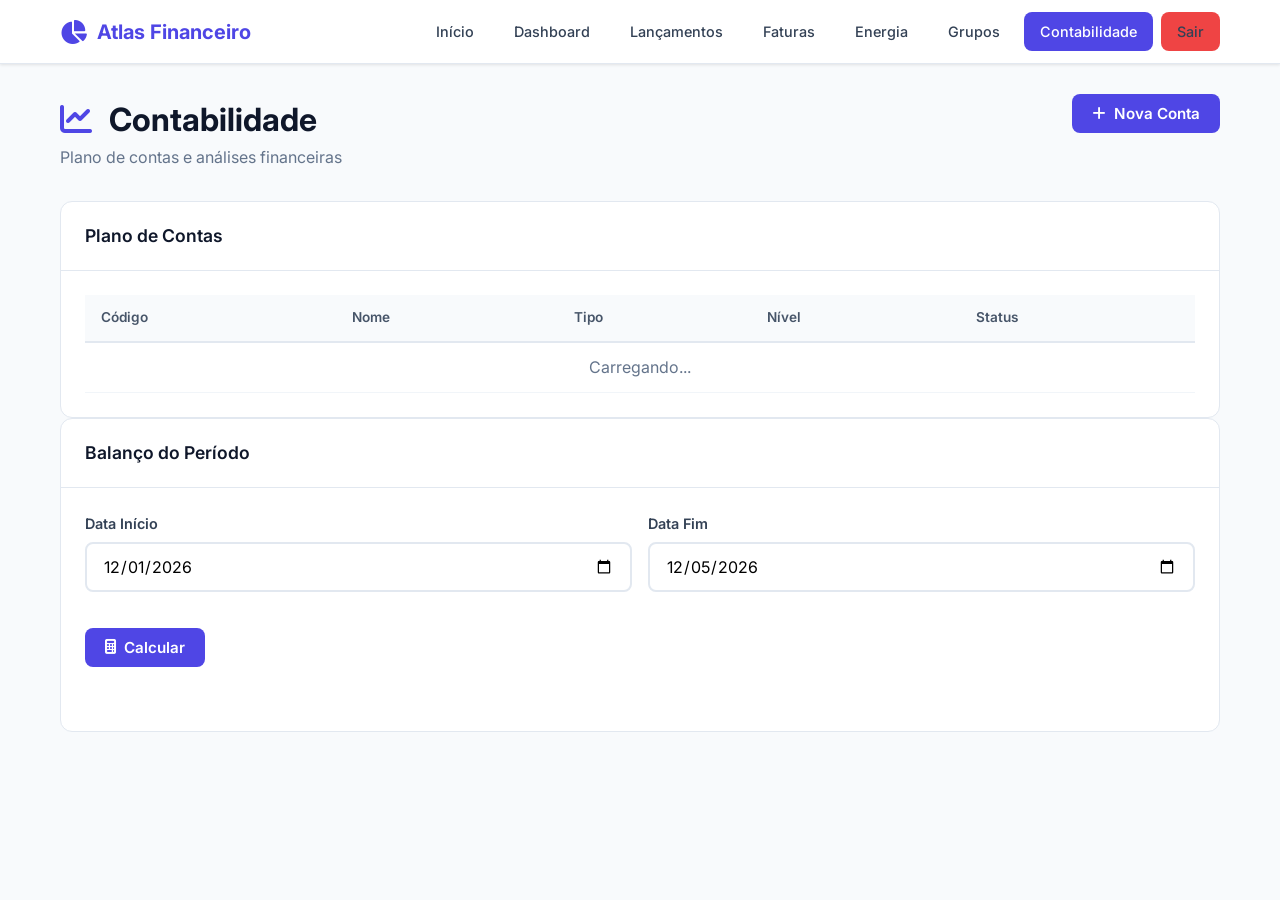
<file: frontend/contabilidade.html>
<!DOCTYPE html>
<html lang="pt-BR">
<head>
    <meta charset="UTF-8">
    <meta name="viewport" content="width=device-width, initial-scale=1.0">
    <title>Contabilidade - Atlas Financeiro</title>
    <link rel="stylesheet" href="css/style.css">
    <link href="https://fonts.googleapis.com/css2?family=Inter:wght@300;400;500;600;700;800&display=swap" rel="stylesheet">
    <link rel="stylesheet" href="https://cdnjs.cloudflare.com/ajax/libs/font-awesome/6.4.0/css/all.min.css">
</head>
<body>
    <nav class="navbar">
        <div class="container">
            <div class="nav-brand">
                <i class="fas fa-chart-pie"></i>
                <span>Atlas Financeiro</span>
            </div>
            <div class="nav-links">
                <a href="index.html">Início</a>
                <a href="dashboard.html">Dashboard</a>
                <a href="lancamentos.html">Lançamentos</a>
                <a href="faturas.html">Faturas</a>
                <a href="energia.html">Energia</a>
                <a href="grupos.html">Grupos</a>
                <a href="contabilidade.html" class="active">Contabilidade</a>
                <a href="#" onclick="logout(event)" class="btn btn-danger">Sair</a>
            </div>
            <button class="mobile-menu-btn" onclick="toggleMobileMenu()">
                <i class="fas fa-bars"></i>
            </button>
        </div>
    </nav>

    <div class="container main-content">
        <div class="page-header">
            <div>
                <h1><i class="fas fa-chart-line"></i> Contabilidade</h1>
                <p class="text-muted">Plano de contas e análises financeiras</p>
            </div>
            <button class="btn btn-primary" onclick="abrirModalPlanoConta()">
                <i class="fas fa-plus"></i> Nova Conta
            </button>
        </div>

        <!-- Plano de Contas -->
        <div class="card">
            <div class="card-header">
                <h3>Plano de Contas</h3>
            </div>
            <div class="card-body">
                <div class="table-responsive">
                    <table class="table">
                        <thead>
                            <tr>
                                <th>Código</th>
                                <th>Nome</th>
                                <th>Tipo</th>
                                <th>Nível</th>
                                <th>Status</th>
                            </tr>
                        </thead>
                        <tbody id="planoContasTable">
                            <tr>
                                <td colspan="5" class="text-center text-muted">Carregando...</td>
                            </tr>
                        </tbody>
                    </table>
                </div>
            </div>
        </div>

        <!-- Balanço Período -->
        <div class="card">
            <div class="card-header">
                <h3>Balanço do Período</h3>
            </div>
            <div class="card-body">
                <div class="form-row" style="margin-bottom: 20px;">
                    <div class="form-group">
                        <label>Data Início</label>
                        <input type="date" id="balancoDataInicio">
                    </div>
                    <div class="form-group">
                        <label>Data Fim</label>
                        <input type="date" id="balancoDataFim">
                    </div>
                    <div class="form-group" style="align-self: flex-end;">
                        <button class="btn btn-primary" onclick="carregarBalanco()">
                            <i class="fas fa-calculator"></i> Calcular
                        </button>
                    </div>
                </div>
                <div id="balancoResultados" style="display: none;">
                    <div class="balanco-cards">
                        <div class="balanco-item success">
                            <span class="label">Total Receitas</span>
                            <span class="value" id="balancoReceitas">R$ 0,00</span>
                        </div>
                        <div class="balanco-item danger">
                            <span class="label">Total Despesas</span>
                            <span class="value" id="balancoDespesas">R$ 0,00</span>
                        </div>
                        <div class="balanco-item primary">
                            <span class="label">Saldo</span>
                            <span class="value" id="balancoSaldo">R$ 0,00</span>
                        </div>
                    </div>
                </div>
            </div>
        </div>
    </div>

    <!-- Modal Plano de Contas -->
    <div id="modalPlanoConta" class="modal">
        <div class="modal-content">
            <div class="modal-header">
                <h3>Nova Conta</h3>
                <button class="modal-close" onclick="fecharModal('modalPlanoConta')">&times;</button>
            </div>
            <form id="formPlanoConta" onsubmit="salvarPlanoConta(event)">
                <div class="form-group">
                    <label>Código</label>
                    <input type="text" id="planoContaCodigo" placeholder="Ex: 1.1.01" required>
                </div>
                <div class="form-group">
                    <label>Nome</label>
                    <input type="text" id="planoContaNome" placeholder="Nome da conta" required>
                </div>
                <div class="form-group">
                    <label>Tipo</label>
                    <select id="planoContaTipo" required>
                        <option value="ativo">Ativo</option>
                        <option value="passivo">Passivo</option>
                        <option value="receita">Receita</option>
                        <option value="despesa">Despesa</option>
                    </select>
                </div>
                <div class="form-group">
                    <label>Nível</label>
                    <input type="number" id="planoContaNivel" value="1" min="1">
                </div>
                <div class="form-actions">
                    <button type="button" class="btn btn-outline" onclick="fecharModal('modalPlanoConta')">Cancelar</button>
                    <button type="submit" class="btn btn-primary">Salvar</button>
                </div>
            </form>
        </div>
    </div>

    <script src="js/api.js"></script>
    <script src="js/auth.js"></script>
    <script src="js/contabilidade.js"></script>
    <script src="js/utils.js"></script>
</body>
</html>
</file>
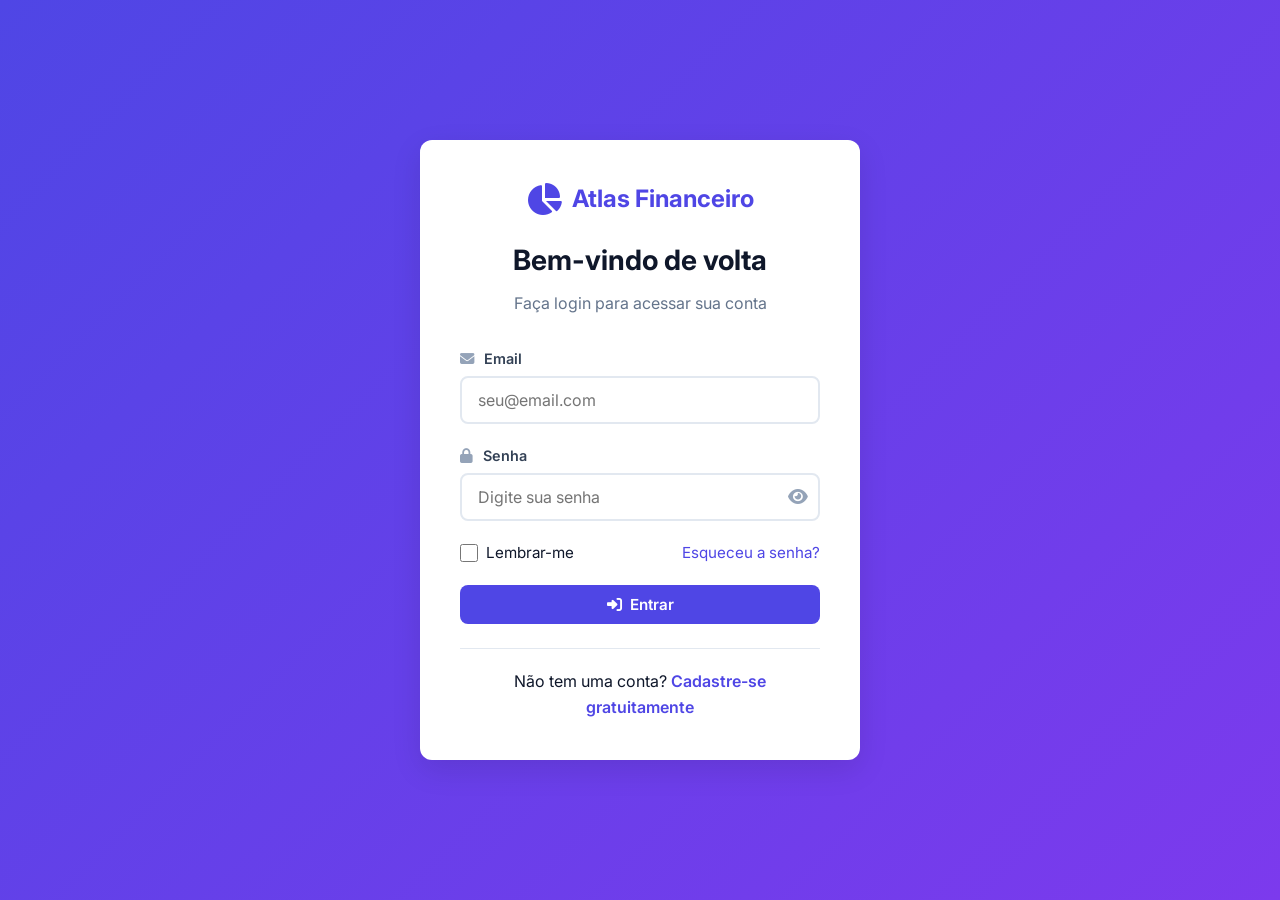
<file: frontend/dashboard.html>
<!DOCTYPE html>
<html lang="pt-BR">
<head>
    <meta charset="UTF-8">
    <meta name="viewport" content="width=device-width, initial-scale=1.0">
    <title>Dashboard - Atlas Financeiro</title>
    <link href="https://fonts.googleapis.com/css2?family=Inter:wght@400;500;600;700;800&display=swap" rel="stylesheet">
    <link rel="stylesheet" href="css/style.css">
    <style>
        .dashboard-actions {
            display: flex;
            flex-wrap: wrap;
            gap: 12px;
            margin-bottom: 24px;
        }
        .dashboard-actions .btn-acao {
            padding: 12px 24px;
            border: none;
            border-radius: 12px;
            font-weight: 700;
            font-size: 15px;
            cursor: pointer;
            transition: all 0.3s;
            display: flex;
            align-items: center;
            gap: 8px;
        }
        .dashboard-actions .btn-acao:hover {
            transform: scale(1.03);
        }
        .btn-entrada { background: #27ae60; color: white; }
        .btn-entrada:hover { background: #1e8449; }
        .btn-saida { background: #e74c3c; color: white; }
        .btn-saida:hover { background: #c0392b; }
        .btn-relatorios { background: #3498db; color: white; }
        .btn-relatorios:hover { background: #2980b9; }
        .btn-atualizar { background: #f0f2f5; color: #333; border: 1px solid #ddd; }
        .btn-atualizar:hover { background: #e0e0e0; }
        
        .erro-conexao {
            background: #fee2e2;
            border: 1px solid #f87171;
            color: #991b1b;
            padding: 16px 20px;
            border-radius: 12px;
            text-align: center;
            margin-bottom: 20px;
            font-weight: 500;
        }
        .erro-conexao button {
            background: #991b1b;
            color: white;
            border: none;
            padding: 6px 16px;
            border-radius: 6px;
            cursor: pointer;
            margin-left: 12px;
            font-weight: 600;
        }
        .erro-conexao button:hover {
            background: #7f1d1d;
        }

        @media (max-width: 768px) {
            .dashboard-actions .btn-acao {
                flex: 1;
                justify-content: center;
                padding: 10px 16px;
                font-size: 13px;
            }
        }
    </style>
</head>
<body>

<!-- ============================================
     NAVBAR
     ============================================ -->
<div class="navbar">
    <div class="nav-container">
        <div class="nav-logo">
            <a href="dashboard.html" style="text-decoration:none; display:flex; align-items:center; gap:10px; color:white;">
                <span style="font-size:28px;">🏛️</span>
                <span style="font-size:22px; font-weight:800; background:linear-gradient(135deg, #f7971e, #ffd200); -webkit-background-clip:text; -webkit-text-fill-color:transparent;">Atlas Financeiro</span>
            </a>
        </div>
        <div class="nav-links">
            <a href="dashboard.html" class="active">Dashboard</a>
            <a href="pages/entradas.html">💰 Entradas</a>
            <a href="pages/saidas.html">📤 Saídas</a>
            <a href="pages/relatorios.html">📊 Relatórios</a>
            <a href="pages/aprender.html">📚 Aprender</a>
            <a href="pages/sonhos.html">🎯 Sonhos</a>
            <a href="pages/grupos.html">👥 Grupos</a>
            <a href="pages/investimentos.html">📈 Investimentos</a>
        </div>
        <div class="nav-user">
            <span class="user-badge" id="userName">👤 Carregando...</span>
            <button class="logout" onclick="logout()">🚪 Sair</button>
        </div>
    </div>
</div>

<!-- ============================================
     DASHBOARD
     ============================================ -->
<main class="dashboard">

    <!-- BOTÕES DE AÇÃO -->
    <div class="dashboard-actions">
        <button class="btn-acao btn-entrada" onclick="window.location.href='pages/entradas.html'">
            💰 Lançar Entrada
        </button>
        <button class="btn-acao btn-saida" onclick="window.location.href='pages/saidas.html'">
            📤 Lançar Saída
        </button>
        <button class="btn-acao btn-relatorios" onclick="window.location.href='pages/relatorios.html'">
            📊 Relatórios
        </button>
        <button class="btn-acao btn-atualizar" onclick="carregarDados()">
            🔄 Atualizar
        </button>
    </div>

    <!-- CARDS -->
    <section class="cards-grid">
        <div class="card entrada">
            <div class="card-label">💰 Total Entradas</div>
            <div class="card-value positive" id="totalEntradas">R$ 0,00</div>
            <div class="card-sub">Últimos 30 dias</div>
        </div>
        <div class="card saida">
            <div class="card-label">📤 Total Saídas</div>
            <div class="card-value negative" id="totalSaidas">R$ 0,00</div>
            <div class="card-sub">Últimos 30 dias</div>
        </div>
        <div class="card saldo">
            <div class="card-label">💎 Saldo Atual</div>
            <div class="card-value" id="saldoAtual">R$ 0,00</div>
            <div class="card-sub">Entradas - Saídas</div>
        </div>
        <div class="card total">
            <div class="card-label">📊 Total Lançamentos</div>
            <div class="card-value" id="totalLancamentos">0</div>
            <div class="card-sub">Movimentações</div>
        </div>
    </section>

    <!-- RESUMO DO MÊS -->
    <section class="resumo-mes" id="resumoMes">
        <div class="resumo-item">
            <div class="label">📅 Mês/Ano</div>
            <div class="valor" id="mesAno" style="font-size:20px;">--/----</div>
        </div>
        <div class="resumo-divider"></div>
        <div class="resumo-item">
            <div class="label">📌 Resultado</div>
            <div class="valor lucro" id="resultadoMes">R$ 0,00</div>
        </div>
        <div class="resumo-divider"></div>
        <div class="resumo-item">
            <div class="label">📈 Margem</div>
            <div class="valor" id="margemMes">0%</div>
        </div>
    </section>

    <!-- TABELAS SEPARADAS -->
    <div class="tabelas-container">
        <div class="tabela-box">
            <h3>💰 Entradas <span class="badge verde" id="badgeEntradas">0</span></h3>
            <div id="tabelaEntradas"><div class="vazio">Nenhuma entrada registrada</div></div>
        </div>
        <div class="tabela-box">
            <h3>📤 Saídas <span class="badge vermelho" id="badgeSaidas">0</span></h3>
            <div id="tabelaSaidas"><div class="vazio">Nenhuma saída registrada</div></div>
        </div>
    </div>
</main>

<!-- ============================================
     SCRIPT
     ============================================ -->
<script>
// ============================================
// ✅ URL DINÂMICA — funciona LOCAL e no RENDER automaticamente
// ============================================
const API_URL = window.location.hostname === 'localhost' || window.location.hostname === '127.0.0.1'
    ? 'http://localhost:8000/api/v1'
    : '/api/v1';

// ============================================
// ✅ VERIFICAÇÃO DE TOKEN — MAIS FLEXÍVEL
// ============================================
function getToken() {
    // SEU SISTEMA SALVA COMO authToken, NÃO COMO token!
    const token = localStorage.getItem('authToken') || localStorage.getItem('token');
    console.log('🔍 Token lido:', token ? '✅ ENCONTRADO! (' + token.length + ' caracteres)' : '❌ NÃO ENCONTRADO');
    
    if (!token || token === 'null' || token === 'undefined' || token.length < 10) {
        return null;
    }
    return token;
}

// ============================================
// ✅ PEGA NOME DO USUÁRIO — do localStorage ou do token
// ============================================
function getUsuarioNome() {
    // SEU SISTEMA SALVA DADOS EM userData como JSON
    const userDataStr = localStorage.getItem('userData');
    if (userDataStr) {
        try {
            const userData = JSON.parse(userDataStr);
            if (userData && userData.nome) {
                return userData.nome; // ✅ VAI APARECER: Jardel de Avelar Teixeira
            }
        } catch(e) {
            console.log('⚠️ Erro ao ler userData:', e);
        }
    }
    // Fallback se não conseguir ler userData
    return localStorage.getItem('usuario_nome') || 'Usuário';
}

// ============================================
// ✅ FUNÇÃO DE LOGOUT
// ============================================
function logout() {
    localStorage.clear();
    window.location.href = 'login.html';
}

// ============================================
// ✅ HEADERS PARA REQUISIÇÕES
// ============================================
function getHeaders() {
    const token = getToken();
    if (!token) {
        alert('⚠️ Sessão expirada! Faça login novamente.');
        logout();
        return {};
    }
    return {
        'Authorization': `Bearer ${token}`,
        'Content-Type': 'application/json',
        'Accept': 'application/json'
    };
}

// ============================================
// ✅ CARREGAR DADOS
// ============================================
async function carregarDados() {
    const token = getToken();
    if (!token) return;

    try {
        console.log('📊 Carregando dados do dashboard...');
        console.log('🌐 API_URL:', API_URL);
        
        const response = await fetch(`${API_URL}/lancamentos/`, { 
            headers: getHeaders() 
        });

        if (response.status === 401 || response.status === 403) {
            console.warn('⚠️ Token inválido/expirado.');
            alert('⚠️ Sua sessão expirou! Faça login novamente.');
            logout();
            return;
        }

        if (!response.ok) {
            throw new Error(`Erro ${response.status}: ${response.statusText}`);
        }

        const lancamentos = await response.json();
        console.log(`✅ ${lancamentos.length} lançamentos carregados`);

        const entradas = lancamentos.filter(l => 
            l.tipo === 'receita' || l.tipo === 'ENTRADA' || l.tipo === 'entrada'
        );
        const saidas = lancamentos.filter(l => 
            l.tipo === 'despesa' || l.tipo === 'SAIDA' || l.tipo === 'saida'
        );

        const totalEntradas = entradas.reduce((sum, l) => sum + (parseFloat(l.valor) || 0), 0);
        const totalSaidas = saidas.reduce((sum, l) => sum + (parseFloat(l.valor) || 0), 0);
        const saldo = totalEntradas - totalSaidas;

        document.getElementById('totalEntradas').textContent = `R$ ${totalEntradas.toFixed(2)}`;
        document.getElementById('totalSaidas').textContent = `R$ ${totalSaidas.toFixed(2)}`;
        
        const saldoEl = document.getElementById('saldoAtual');
        saldoEl.textContent = `R$ ${saldo.toFixed(2)}`;
        saldoEl.className = 'card-value ' + (saldo >= 0 ? 'positive' : 'negative');
        
        document.getElementById('totalLancamentos').textContent = lancamentos.length;

        const hoje = new Date();
        document.getElementById('mesAno').textContent = `${String(hoje.getMonth()+1).padStart(2,'0')}/${hoje.getFullYear()}`;
        
        const resultado = totalEntradas - totalSaidas;
        const resultadoEl = document.getElementById('resultadoMes');
        resultadoEl.textContent = `R$ ${resultado.toFixed(2)}`;
        resultadoEl.className = 'valor ' + (resultado >= 0 ? 'lucro' : 'prejuizo');

        const margem = totalEntradas > 0 ? ((totalEntradas - totalSaidas) / totalEntradas * 100) : 0;
        document.getElementById('margemMes').textContent = `${margem.toFixed(1)}%`;

        document.getElementById('badgeEntradas').textContent = entradas.length;
        document.getElementById('badgeSaidas').textContent = saidas.length;

        renderizarTabela('tabelaEntradas', entradas, 'entrada');
        renderizarTabela('tabelaSaidas', saidas, 'saida');

    } catch (error) {
        console.error('❌ Erro ao carregar dados:', error);
        
        const erroHtml = `
            <div class="erro-conexao">
                ⚠️ Erro ao carregar dados: ${error.message}<br>
                <small>Verifique se o backend está rodando.</small>
                <br><button onclick="carregarDados()">🔁 Tentar novamente</button>
            </div>
        `;
        
        document.getElementById('totalEntradas').textContent = '⚠️ Erro';
        document.getElementById('totalSaidas').textContent = '⚠️ Erro';
        document.getElementById('saldoAtual').textContent = '⚠️ Erro';
        document.getElementById('tabelaEntradas').innerHTML = erroHtml;
        document.getElementById('tabelaSaidas').innerHTML = erroHtml;
    }
}

// ============================================
// ✅ RENDERIZAR TABELA
// ============================================
function renderizarTabela(elementId, dados, tipo) {
    const container = document.getElementById(elementId);
    
    if (!dados || dados.length === 0) {
        container.innerHTML = `<div class="vazio">Nenhum lançamento do tipo ${tipo === 'entrada' ? 'Entrada' : 'Saída'}</div>`;
        return;
    }

    let html = `<table>
        <thead>
            <tr>
                <th>Data</th>
                <th>Descrição</th>
                <th>Categoria</th>
                <th style="text-align:right">Valor</th>
                <th>Status</th>
            </tr>
        </thead>
        <tbody>`;

    dados.sort((a, b) => {
        const dataA = new Date(a.data_lancamento || a.data || 0);
        const dataB = new Date(b.data_lancamento || b.data || 0);
        return dataB - dataA;
    });

    dados.forEach(l => {
        const sinal = tipo === 'entrada' ? '+' : '-';
        const classe = tipo === 'entrada' ? 'entrada' : 'saida';
        const status = l.status || (tipo === 'entrada' ? 'PAGO' : 'PENDENTE');
        const statusClass = status === 'PAGO' ? 'status-pago' : status === 'VENCIDO' ? 'status-vencido' : 'status-pendente';
        const valor = parseFloat(l.valor) || 0;
        
        html += `<tr>
            <td>${l.data_lancamento || l.data || '-'}</td>
            <td>${l.descricao || l.nome_conta || '-'}</td>
            <td>${l.categoria || l.nome_conta || '-'}</td>
            <td style="text-align:right"><span class="valor ${classe}">${sinal} R$ ${valor.toFixed(2)}</span></td>
            <td><span class="status-badge ${statusClass}">${status}</span></td>
        </tr>`;
    });

    const total = dados.reduce((sum, l) => sum + (parseFloat(l.valor) || 0), 0);
    const cor = tipo === 'entrada' ? '#27ae60' : '#e74c3c';
    html += `<tr style="background:#f8f9fa; font-weight:700;">
        <td colspan="3" style="text-align:right">TOTAL</td>
        <td style="text-align:right; color:${cor}">R$ ${total.toFixed(2)}</td>
        <td></td>
    </tr>`;

    html += `</tbody></table>`;
    container.innerHTML = html;
}

// ============================================
// ✅ INICIALIZAÇÃO — COM PEQUENO ATRASO PARA GARANTIR LEITURA DO TOKEN
// ============================================
document.addEventListener('DOMContentLoaded', function() {
    console.log('🚀 Inicializando dashboard...');
    
    // ⏱️ Pequeno atraso para garantir que o localStorage esteja disponível
    setTimeout(() => {
        const token = getToken();
        
        if (!token) {
            alert('⚠️ Faça login primeiro!');
            window.location.href = 'login.html';
            return;
        }

        // ✅ Mostra nome do usuário
        const usuarioNome = getUsuarioNome();
        document.getElementById('userName').textContent = `👤 ${usuarioNome}`;
        console.log(`✅ Usuário logado: ${usuarioNome}`);

        // ✅ Carrega os dados
        carregarDados();
    }, 150); // ⏱️ Espera 150ms antes de verificar
});
</script>
</body>
</html>
</file>
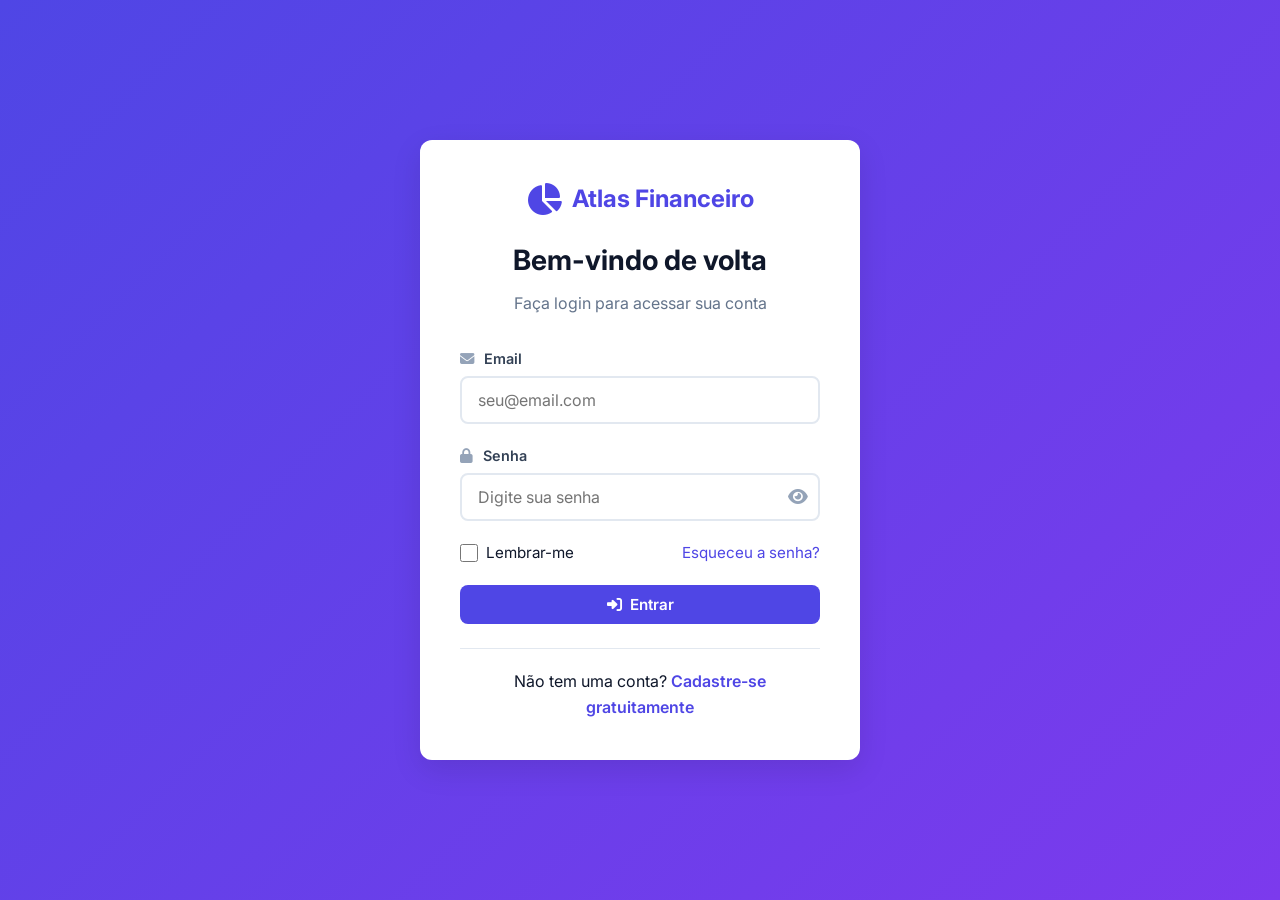
<file: frontend/energia.html>
<!DOCTYPE html>
<html lang="pt-BR">
<head>
    <meta charset="UTF-8">
    <meta name="viewport" content="width=device-width, initial-scale=1.0">
    <title>Energia - Atlas Financeiro</title>
    <link rel="stylesheet" href="css/style.css">
    <link href="https://fonts.googleapis.com/css2?family=Inter:wght@300;400;500;600;700;800&display=swap" rel="stylesheet">
    <link rel="stylesheet" href="https://cdnjs.cloudflare.com/ajax/libs/font-awesome/6.4.0/css/all.min.css">
    <style>
        /* ESTILOS DOS MODAIS — ESTAVA FALTANDO! */
        .modal { display: none; position: fixed; z-index: 1000; left: 0; top: 0; width: 100%; height: 100%; background: rgba(0,0,0,0.5); }
        .modal.open { display: flex; align-items: center; justify-content: center; }
        .modal-content { background: white; border-radius: 12px; width: 90%; max-width: 500px; max-height: 90vh; overflow-y: auto; }
        .modal-header { display: flex; justify-content: space-between; align-items: center; padding: 16px 20px; border-bottom: 1px solid #eee; }
        .modal-header h3 { margin: 0; font-size: 18px; }
        .modal-close { background: none; border: none; font-size: 24px; cursor: pointer; color: #888; }
        .modal-close:hover { color: #000; }
        .modal-body { padding: 20px; }
        .modal-footer { padding: 16px 20px; border-top: 1px solid #eee; display: flex; gap: 8px; justify-content: flex-end; }

        .form-group { margin-bottom: 16px; }
        .form-group label { display: block; margin-bottom: 6px; font-weight: 500; font-size: 14px; }
        .form-group input, .form-group select { width: 100%; padding: 10px 12px; border: 1px solid #ddd; border-radius: 6px; font-size: 14px; box-sizing: border-box; }
        .form-group input:focus, .form-group select:focus { outline: none; border-color: #f7971e; }
        .form-row { display: grid; grid-template-columns: 1fr 1fr; gap: 12px; }
        .form-actions { display: flex; gap: 8px; justify-content: flex-end; margin-top: 20px; }

        .upload-section { background: white; border-radius: 12px; padding: 24px; box-shadow: 0 2px 8px rgba(0,0,0,0.06); margin-bottom: 24px; }
        .upload-area { border: 2px dashed #ddd; border-radius: 8px; padding: 30px; text-align: center; cursor: pointer; transition: all 0.3s; }
        .upload-area:hover { border-color: #f7971e; background: #fef9f0; }
        .upload-area .icon { font-size: 40px; }
        .upload-area p { color: #666; margin: 8px 0; }
        .upload-area input[type="file"] { display: none; }

        .status-msg { padding: 12px 16px; border-radius: 8px; margin: 8px 0; display: flex; align-items: center; gap: 12px; }
        .status-msg.sucesso { background: #d4edda; color: #155724; }
        .status-msg.erro { background: #f8d7da; color: #721c24; }
        .status-msg.info { background: #d1ecf1; color: #0c5460; }

        .hidden { display: none !important; }
        .vazio { text-align: center; color: #999; padding: 40px; }

        .dados-extraidos-container { background: #f8f9fa; border-radius: 8px; padding: 20px; margin-top: 16px; border: 1px solid #e9ecef; display: none; }
        .dados-extraidos-container h3 { margin-bottom: 16px; font-size: 16px; }
        .dados-grid { display: grid; grid-template-columns: repeat(auto-fill, minmax(220px, 1fr)); gap: 12px; }
        .dados-grid .campo { display: flex; flex-direction: column; }
        .dados-grid .campo label { font-size: 11px; color: #888; text-transform: uppercase; font-weight: 600; margin-bottom: 4px; }
        .dados-grid .campo input, .dados-grid .campo select { padding: 6px 8px; border: 1px solid #ddd; border-radius: 6px; font-size: 13px; font-family: inherit; background: white; }
        .dados-grid .campo input:focus, .dados-grid .campo select:focus { outline: none; border-color: #f7971e; }

        .fatura-row { border-bottom: 1px solid #eee; }
        .fatura-row:last-child { border-bottom: none; }
        .fatura-summary { display: flex; justify-content: space-between; align-items: center; padding: 12px; cursor: pointer; flex-wrap: wrap; gap: 8px; transition: background 0.2s; }
        .fatura-summary:hover { background: #f9f9f9; }
        .fatura-summary .mes { font-weight: 600; }
        .fatura-summary .valor { font-weight: 700; color: #e74c3c; }
        .fatura-summary .status { font-size: 12px; padding: 2px 10px; border-radius: 12px; }
        .fatura-summary .status.pago { background: #d4edda; color: #155724; }
        .fatura-summary .status.pendente { background: #fff3cd; color: #856404; }
        .fatura-summary .status.vencido { background: #f8d7da; color: #721c24; }

        .fatura-detalhes { display: none; padding: 16px 12px; background: #f8f9fa; border-top: 1px solid #e9ecef; grid-template-columns: repeat(auto-fill, minmax(180px, 1fr)); gap: 10px; }
        .fatura-detalhes.open { display: grid; }
        .fatura-detalhes .campo { display: flex; flex-direction: column; }
        .fatura-detalhes .campo label { font-size: 11px; color: #888; text-transform: uppercase; font-weight: 600; margin-bottom: 2px; }
        .fatura-detalhes .campo input, .fatura-detalhes .campo select { padding: 5px 8px; border: 1px solid #ddd; border-radius: 4px; font-size: 13px; }
        .fatura-detalhes .campo input:focus, .fatura-detalhes .campo select:focus { outline: none; border-color: #f7971e; }
        .fatura-detalhes .acoes-detalhes { grid-column: 1 / -1; display: flex; gap: 8px; justify-content: flex-end; margin-top: 8px; flex-wrap: wrap; }

        .btn-salvar-fatura { padding: 8px 20px; background: #27ae60; color: white; border: none; border-radius: 6px; font-weight: 600; cursor: pointer; transition: background 0.3s; }
        .btn-salvar-fatura:hover { background: #1e8449; }
        .btn-atualizar-fatura { padding: 6px 14px; background: #f7971e; color: white; border: none; border-radius: 6px; cursor: pointer; font-weight: 500; transition: background 0.3s; }
        .btn-atualizar-fatura:hover { background: #d68910; }

        .contratos-grid { display: grid; grid-template-columns: repeat(auto-fill, minmax(280px, 1fr)); gap: 12px; }
        .contratos-grid > div { border: 1px solid #eee; border-radius: 8px; padding: 14px; }

        @media (max-width: 768px) {
            .form-row { grid-template-columns: 1fr; }
            .dados-grid { grid-template-columns: 1fr; }
            .fatura-detalhes { grid-template-columns: 1fr 1fr; }
            .fatura-summary { flex-direction: column; align-items: stretch; gap: 4px; }
        }
    </style>
</head>
<body>
    <nav class="navbar">
        <div class="container">
            <div class="nav-brand">
                <i class="fas fa-chart-pie"></i>
                <span>Atlas Financeiro</span>
            </div>
            <div class="nav-links">
                <a href="index.html">Início</a>
                <a href="dashboard.html">Dashboard</a>
                <a href="lancamentos.html">Lançamentos</a>
                <a href="faturas.html">Faturas</a>
                <a href="energia.html" class="active">Energia</a>
                <a href="grupos.html">Grupos</a>
                <a href="contabilidade.html">Contabilidade</a>
                <a href="#" onclick="logout(event)" class="btn btn-danger">Sair</a>
            </div>
            <button class="mobile-menu-btn" onclick="toggleMobileMenu()">
                <i class="fas fa-bars"></i>
            </button>
        </div>
    </nav>

    <div class="container main-content">
        <div class="page-header">
            <div>
                <h1><i class="fas fa-bolt"></i> Energia</h1>
                <p class="text-muted">Gestão de contratos, faturas e upload de PDF</p>
            </div>
            <div style="display:flex; gap:8px;">
                <button class="btn btn-primary" onclick="abrirModalContrato()">
                    <i class="fas fa-plus"></i> Novo Contrato
                </button>
                <button class="btn btn-success" onclick="abrirModalFaturaEnergia()">
                    <i class="fas fa-file-invoice"></i> Nova Fatura
                </button>
            </div>
        </div>

        <!-- ÁREA DE UPLOAD DE PDF -->
        <div class="card">
            <div class="card-header">
                <h3><i class="fas fa-file-pdf"></i> Upload de Fatura PDF</h3>
            </div>
            <div class="card-body">
                <div class="upload-section" style="margin:0; padding:0; box-shadow:none; background:transparent;">
                    <div class="upload-area" id="uploadArea" onclick="document.getElementById('pdfInput').click()">
                        <div class="icon"><i class="fas fa-file-pdf" style="color:#e74c3c;"></i></div>
                        <p>Arraste ou clique para enviar o PDF da fatura</p>
                        <small>Arquivos suportados: PDF (máx. 10MB)</small>
                        <input type="file" id="pdfInput" accept=".pdf" onchange="handleFileUpload(this.files[0])">
                    </div>
                    <div id="uploadStatus"></div>
                    
                    <!-- SELEÇÃO DE CONTRATO APARECE APÓS UPLOAD -->
                    <div id="selecaoContratoUpload" class="hidden" style="margin-top:16px;">
                        <div class="form-group">
                            <label>Selecione o Contrato</label>
                            <select id="uploadContratoSelect">
                                <option value="">Carregando contratos...</option>
                            </select>
                        </div>
                    </div>
                    
                    <div id="uploadActions" class="hidden" style="margin-top:16px; display:flex; gap:12px; flex-wrap:wrap;">
                        <button class="btn-salvar-fatura" onclick="salvarFaturaDoUpload()">
                            <i class="fas fa-save"></i> Salvar Fatura
                        </button>
                        <button class="btn btn-outline" onclick="cancelarUpload()">Cancelar</button>
                    </div>
                </div>
            </div>
        </div>

        <!-- Contratos -->
        <div class="card">
            <div class="card-header">
                <h3>Contratos de Energia</h3>
            </div>
            <div class="card-body">
                <div id="contratosList" class="contratos-grid">
                    <p class="text-muted">Carregando contratos...</p>
                </div>
            </div>
        </div>

        <!-- LISTA DE FATURAS -->
        <div class="card">
            <div class="card-header">
                <div style="display:flex; justify-content:space-between; align-items:center;">
                    <h3>Faturas de Energia</h3>
                    <button class="btn btn-sm btn-outline" onclick="carregarFaturas()">
                        <i class="fas fa-sync-alt"></i> Atualizar
                    </button>
                </div>
            </div>
            <div class="card-body">
                <div id="listaFaturas">
                    <p class="text-muted text-center">Carregando faturas...</p>
                </div>
            </div>
        </div>
    </div>

    <!-- Modal Contrato -->
    <div id="modalContrato" class="modal">
        <div class="modal-content">
            <div class="modal-header">
                <h3>Novo Contrato de Energia</h3>
                <button class="modal-close" onclick="fecharModal('modalContrato')">&times;</button>
            </div>
            <div class="modal-body">
                <form id="formContrato" onsubmit="salvarContrato(event)">
                    <div class="form-group">
                        <label>Número do Contrato *</label>
                        <input type="text" id="contratoNumero" placeholder="Ex: 123456789" required>
                    </div>
                    <div class="form-group">
                        <label>Concessionária *</label>
                        <input type="text" id="contratoConcessionaria" placeholder="Ex: Enel, Light, etc." required>
                    </div>
                    <div class="form-group">
                        <label>Unidade Consumidora (UC) *</label>
                        <input type="text" id="contratoUnidade" placeholder="Código da instalação" required>
                    </div>
                    <div class="form-row">
                        <div class="form-group">
                            <label>Modalidade Tarifária *</label>
                            <select id="contratoModalidade" required>
                                <option value="">Selecione</option>
                                <option value="convencional">Convencional</option>
                                <option value="branca">Branca</option>
                                <option value="verde">Verde</option>
                                <option value="azul">Azul</option>
                            </select>
                        </div>
                        <div class="form-group">
                            <label>Tensão *</label>
                            <select id="contratoTensao" required>
                                <option value="">Selecione</option>
                                <option value="baixa">Baixa Tensão</option>
                                <option value="media">Média Tensão</option>
                                <option value="alta">Alta Tensão</option>
                            </select>
                        </div>
                    </div>
                    <div class="form-row">
                        <div class="form-group">
                            <label>Data de Início *</label>
                            <input type="date" id="contratoDataInicio" required>
                        </div>
                        <div class="form-group">
                            <label>Data de Fim</label>
                            <input type="date" id="contratoDataFim">
                        </div>
                    </div>
                    <div class="form-actions">
                        <button type="button" class="btn btn-outline" onclick="fecharModal('modalContrato')">Cancelar</button>
                        <button type="submit" class="btn btn-primary">Salvar Contrato</button>
                    </div>
                </form>
            </div>
        </div>
    </div>

    <!-- Modal Fatura Energia -->
    <div id="modalFaturaEnergia" class="modal">
        <div class="modal-content">
            <div class="modal-header">
                <h3>Nova Fatura de Energia</h3>
                <button class="modal-close" onclick="fecharModal('modalFaturaEnergia')">&times;</button>
            </div>
            <div class="modal-body">
                <form id="formFaturaEnergia" onsubmit="salvarFaturaEnergia(event)">
                    <div class="form-group">
                        <label>Contrato *</label>
                        <select id="faturaEnergiaContrato" required>
                            <option value="">Carregando contratos...</option>
                        </select>
                    </div>
                    <div class="form-group">
                        <label>Mês de Referência *</label>
                        <input type="date" id="faturaEnergiaMes" required>
                    </div>
                    <div class="form-row">
                        <div class="form-group">
                            <label>Data de Vencimento *</label>
                            <input type="date" id="faturaEnergiaVencimento" required>
                        </div>
                        <div class="form-group">
                            <label>Consumo (kWh) *</label>
                            <input type="number" id="faturaEnergiaConsumo" step="0.01" required>
                        </div>
                    </div>
                    <div class="form-group">
                        <label>Valor Total (R$) *</label>
                        <input type="number" id="faturaEnergiaValor" step="0.01" required>
                    </div>
                    <div class="form-group">
                        <label>Bandeira Tarifária</label>
                        <select id="faturaEnergiaBandeira">
                            <option value="">Selecione</option>
                            <option value="verde">Verde</option>
                            <option value="amarela">Amarela</option>
                            <option value="vermelha1">Vermelha 1</option>
                            <option value="vermelha2">Vermelha 2</option>
                        </select>
                    </div>
                    <div class="form-actions">
                        <button type="button" class="btn btn-outline" onclick="fecharModal('modalFaturaEnergia')">Cancelar</button>
                        <button type="submit" class="btn btn-primary">Salvar Fatura</button>
                    </div>
                </form>
            </div>
        </div>
    </div>

    <script src="js/api.js"></script>
    <script src="js/auth.js"></script>
    <script src="js/utils.js"></script>

    <script>
        // ============================================
        // CONFIGURAÇÃO DA API
        // ============================================
        const API_URL = window.location.hostname === 'localhost' 
            ? 'http://localhost:8000/api/v1' 
            : '/api/v1';

        let faturasCache = [];
        let contratosCarregados = [];

        // ============================================
        // AJUDA: PEGAR TOKEN DE FORMA SEGURA
        // ============================================
// ============================================
// ✅ SAFE TOKEN CHECK — works every time
// ============================================
// ============================================
// ✅ LÊ O TOKEN DO NOME CORRETO: authToken
// ============================================
function getToken() {
    // SEU SISTEMA SALVA COMO authToken, NÃO COMO token!
    const token = localStorage.getItem('authToken') || localStorage.getItem('token');
    console.log('🔍 Token lido:', token ? '✅ ENCONTRADO! (' + token.length + ' caracteres)' : '❌ NÃO ENCONTRADO');
    
    if (!token || token === 'null' || token === 'undefined' || token.length < 10) {
        return null;
    }
    return token;
}

// ============================================
// ✅ LÊ NOME DO USUÁRIO DE userData (seu sistema)
// ============================================
function getUsuarioNome() {
    // SEU SISTEMA SALVA DADOS EM userData como JSON
    const userDataStr = localStorage.getItem('userData');
    if (userDataStr) {
        try {
            const userData = JSON.parse(userDataStr);
            if (userData && userData.nome) {
                return userData.nome; // ✅ VAI APARECER: Jardel de Avelar Teixeira
            }
        } catch(e) {
            console.log('⚠️ Erro ao ler userData:', e);
        }
    }
    // Fallback se não conseguir ler userData
    return localStorage.getItem('usuario_nome') || 'Usuário';
}

// ✅ DELAYED CHECK — give localStorage time to load
document.addEventListener('DOMContentLoaded', function() {
    console.log('🚀 Page loaded, checking login...');
    
    // Small delay to ensure localStorage is fully available
    setTimeout(() => {
        const token = getToken();
        if (!token) {
            alert('⚠️ Faça login primeiro!');
            window.location.href = 'login.html';
            return;
        }
        console.log('✅ Logado com sucesso!');
        // Rest of your init code here...
    }, 100);
});

        // ============================================
        // FUNÇÕES DOS MODAIS — CORRIGIDAS!
        // ============================================
        function abrirModalContrato() {
            document.getElementById('modalContrato').classList.add('open');
        }
        function abrirModalFaturaEnergia() {
            carregarContratosParaSelect();
            document.getElementById('modalFaturaEnergia').classList.add('open');
        }
        function fecharModal(id) {
            document.getElementById(id).classList.remove('open');
            document.getElementById('formContrato')?.reset();
            document.getElementById('formFaturaEnergia')?.reset();
        }

        // ============================================
        // CARREGAR CONTRATOS (lista e selects)
        // ============================================
        async function carregarContratos() {
            const container = document.getElementById('contratosList');
            try {
                const res = await fetch(`${API_URL}/energia/contratos?ativo=true`, { 
                    headers: getHeaders() 
                });
                if (res.status === 401 || res.status === 403) {
                    container.innerHTML = '<p class="text-muted">⚠️ Sessão expirada. Faça login novamente.</p>';
                    return;
                }
                if (!res.ok) throw new Error('Erro ao carregar');
                contratosCarregados = await res.json();
                
                if (!Array.isArray(contratosCarregados) || contratosCarregados.length === 0) {
                    container.innerHTML = '<p class="text-muted">Nenhum contrato cadastrado. Clique em "Novo Contrato" para começar.</p>';
                } else {
                    container.innerHTML = contratosCarregados.map(c => `
                        <div>
                            <h4 style="margin:0 0 8px 0; color:#e74c3c;">⚡ ${c.concessionaria}</h4>
                            <p style="margin:4px 0;"><strong>Nº Contrato:</strong> ${c.numero_contrato}</p>
                            <p style="margin:4px 0;"><strong>UC:</strong> ${c.unidade_consumidora}</p>
                            <p style="margin:4px 0;"><strong>Modalidade:</strong> ${c.modalidade_tarifaria} | ${c.tensao}</p>
                            <p style="margin:4px 0; color:#666; font-size:13px;"><strong>Vigência:</strong> ${new Date(c.data_inicio).toLocaleDateString('pt-BR')} ${c.data_fim ? ' a ' + new Date(c.data_fim).toLocaleDateString('pt-BR') : ' (indeterminada)'}</p>
                        </div>
                    `).join('');
                }
            } catch (err) {
                console.error(err);
                container.innerHTML = `<p class="text-muted">❌ Erro ao carregar contratos. ${err.message}</p>`;
            }
        }

        async function carregarContratosParaSelect() {
            try {
                if (!contratosCarregados || contratosCarregados.length === 0) {
                    await carregarContratos();
                }
                const selects = ['faturaEnergiaContrato', 'uploadContratoSelect'];
                selects.forEach(id => {
                    const el = document.getElementById(id);
                    if (!el) return;
                    el.innerHTML = '<option value="">Selecione um contrato</option>';
                    contratosCarregados.forEach(c => {
                        el.innerHTML += `<option value="${c.id}">${c.numero_contrato} — ${c.concessionaria} (UC: ${c.unidade_consumidora})</option>`;
                    });
                });
            } catch (err) {
                console.error('Erro ao carregar contratos no select:', err);
            }
        }

        // ============================================
        // SALVAR NOVO CONTRATO
        // ============================================
        async function salvarContrato(event) {
            event.preventDefault();
            const token = getToken();
            if (!token) return;

            const dados = {
                numero_contrato: document.getElementById('contratoNumero').value.trim(),
                concessionaria: document.getElementById('contratoConcessionaria').value.trim(),
                unidade_consumidora: document.getElementById('contratoUnidade').value.trim(),
                modalidade_tarifaria: document.getElementById('contratoModalidade').value,
                tensao: document.getElementById('contratoTensao').value,
                data_inicio: document.getElementById('contratoDataInicio').value,
                data_fim: document.getElementById('contratoDataFim').value || null
            };

            try {
                const res = await fetch(`${API_URL}/energia/contratos`, {
                    method: 'POST',
                    headers: getHeaders(),
                    body: JSON.stringify(dados)
                });
                const ret = await res.json();
                if (res.ok) {
                    alert('✅ Contrato salvo com sucesso!');
                    fecharModal('modalContrato');
                    contratosCarregados = [];
                    carregarContratos();
                } else {
                    alert('❌ Erro: ' + (ret.detail || ret.mensagem || 'Não foi possível salvar'));
                }
            } catch (err) {
                alert('❌ Erro de conexão: ' + err.message);
            }
        }

        // ============================================
        // SALVAR NOVA FATURA
        // ============================================
        async function salvarFaturaEnergia(event) {
            event.preventDefault();
            const token = getToken();
            if (!token) return;

            const mes = document.getElementById('faturaEnergiaMes').value;
            const dados = {
                contrato_id: parseInt(document.getElementById('faturaEnergiaContrato').value),
                mes_referencia: mes,
                data_vencimento: document.getElementById('faturaEnergiaVencimento').value,
                consumo_kwh: parseFloat(document.getElementById('faturaEnergiaConsumo').value),
                valor_total: parseFloat(document.getElementById('faturaEnergiaValor').value),
                bandeira_ativa: document.getElementById('faturaEnergiaBandeira').value || null,
                status: 'pendente'
            };

            if (!dados.contrato_id) {
                alert('⚠️ Selecione um contrato!');
                return;
            }

            try {
                const res = await fetch(`${API_URL}/energia/faturas`, {
                    method: 'POST',
                    headers: getHeaders(),
                    body: JSON.stringify(dados)
                });
                const ret = await res.json();
                if (res.ok) {
                    alert('✅ Fatura salva com sucesso!');
                    fecharModal('modalFaturaEnergia');
                    carregarFaturas();
                } else {
                    alert('❌ Erro: ' + (ret.detail || ret.mensagem || 'Não foi possível salvar'));
                }
            } catch (err) {
                alert('❌ Erro de conexão: ' + err.message);
            }
        }

        // ============================================
        // UPLOAD DE PDF — ENVIADO AO SERVIDOR
        // ============================================
        let arquivoPdfSelecionado = null;

        async function handleFileUpload(file) {
            if (!file) return;
            if (!file.name.toLowerCase().endsWith('.pdf')) {
                alert('❌ Envie um arquivo PDF.');
                return;
            }

            arquivoPdfSelecionado = file;
            const statusDiv = document.getElementById('uploadStatus');
            statusDiv.innerHTML = `<div class="status-msg sucesso"><i class="fas fa-file-pdf"></i> <strong>Arquivo selecionado:</strong> ${file.name} (${(file.size / 1024 / 1024).toFixed(2)} MB)</div>`;

            // Carrega lista de contratos para o select
            await carregarContratosParaSelect();
            document.getElementById('selecaoContratoUpload').classList.remove('hidden');
            document.getElementById('uploadActions').classList.remove('hidden');
        }

        async function salvarFaturaDoUpload() {
            const token = getToken();
            if (!token) return;

            const contratoId = document.getElementById('uploadContratoSelect').value;
            if (!contratoId) {
                alert('⚠️ Selecione um contrato primeiro!');
                return;
            }

            if (!arquivoPdfSelecionado) {
                alert('⚠️ Selecione um arquivo PDF!');
                return;
            }

            const formData = new FormData();
            formData.append('file', arquivoPdfSelecionado);
            formData.append('contrato_id', contratoId);

            const statusDiv = document.getElementById('uploadStatus');
            statusDiv.innerHTML = '<div class="status-msg info"><i class="fas fa-spinner fa-spin"></i> Enviando PDF ao servidor...</div>';

            try {
                const res = await fetch(`${API_URL}/energia/faturas/upload`, {
                    method: 'POST',
                    headers: { 'Authorization': `Bearer ${token}` },
                    body: formData
                });
                const ret = await res.json();
                
                if (res.ok) {
                    statusDiv.innerHTML = '<div class="status-msg sucesso"><i class="fas fa-check-circle"></i> ✅ PDF enviado com sucesso!</div>';
                    alert('✅ PDF enviado! A fatura foi registrada.');
                    cancelarUpload();
                    carregarFaturas();
                } else {
                    statusDiv.innerHTML = `<div class="status-msg erro"><i class="fas fa-exclamation-circle"></i> Erro: ${ret.detail || ret.mensagem || 'Falha no envio'}</div>`;
                }
            } catch (err) {
                statusDiv.innerHTML = `<div class="status-msg erro"><i class="fas fa-times-circle"></i> Erro de conexão: ${err.message}</div>`;
            }
        }

        function cancelarUpload() {
            document.getElementById('uploadStatus').innerHTML = '';
            document.getElementById('uploadActions').classList.add('hidden');
            document.getElementById('selecaoContratoUpload').classList.add('hidden');
            document.getElementById('pdfInput').value = '';
            arquivoPdfSelecionado = null;
        }

        // ============================================
        // CARREGAR LISTA DE FATURAS
        // ============================================
        async function carregarFaturas() {
            const container = document.getElementById('listaFaturas');
            container.innerHTML = '<p class="text-muted text-center"><i class="fas fa-spinner fa-spin"></i> Carregando faturas...</p>';

            const token = getToken();
            if (!token) {
                container.innerHTML = '<p class="text-muted text-center">⚠️ Faça login para ver suas faturas.</p>';
                return;
            }

            try {
                const res = await fetch(`${API_URL}/energia/faturas`, { headers: getHeaders() });
                if (res.status === 401 || res.status === 403) {
                    container.innerHTML = '<p class="text-muted text-center">⚠️ Sessão expirada. Faça login novamente.</p>';
                    return;
                }
                if (!res.ok) throw new Error('Erro ao carregar');
                const faturas = await res.json();
                faturasCache = faturas;

                if (!Array.isArray(faturas) || faturas.length === 0) {
                    container.innerHTML = `
                        <div class="vazio">
                            <div style="font-size:40px;">📭</div>
                            <p>Nenhuma fatura encontrada.</p>
                            <p style="font-size:13px;">Cadastre um contrato e depois uma fatura para começar.</p>
                        </div>
                    `;
                    return;
                }

                let html = '';
                faturas.sort((a, b) => (a.mes_referencia || '').localeCompare(b.mes_referencia || '')).reverse();

                faturas.forEach(f => {
                    const statusMap = { pendente: 'pendente', PENDENTE: 'pendente', pago: 'pago', PAGO: 'pago', vencido: 'vencido', VENCIDO: 'vencido' };
                    const statusClass = statusMap[f.status] || 'pendente';
                    const statusLabel = { pendente: '⏳ Pendente', pago: '✅ Pago', vencido: '⚠️ Vencido' }[statusClass];
                    const valorTotal = typeof f.valor_total === 'number' ? f.valor_total.toFixed(2) : parseFloat(f.valor_total || 0).toFixed(2);
                    const mesRef = f.mes_referencia ? new Date(f.mes_referencia + '-01').toLocaleDateString('pt-BR', {month:'long', year:'numeric'}) : 'N/A';

                    html += `
                        <div class="fatura-row" data-id="${f.id}">
                            <div class="fatura-summary" onclick="toggleDetalhes(${f.id})">
                                <span class="mes">📅 ${mesRef}</span>
                                <span class="valor">R$ ${valorTotal}</span>
                                <span class="status ${statusClass}">${statusLabel}</span>
                                <span>⚡ ${f.consumo_kwh || 0} kWh</span>
                                <div style="display:flex; gap:4px; flex-wrap:wrap;">
                                    <button class="btn btn-sm btn-primary" onclick="event.stopPropagation(); toggleDetalhes(${f.id})" title="Editar">✏️</button>
                                    <button class="btn btn-sm btn-danger" onclick="event.stopPropagation(); deletarFatura(${f.id})" title="Excluir">🗑️</button>
                                </div>
                            </div>
                            <div class="fatura-detalhes" id="detalhes-${f.id}"></div>
                        </div>
                    `;
                });

                container.innerHTML = html;
            } catch (err) {
                console.error(err);
                container.innerHTML = `<div class="vazio">❌ Erro ao carregar faturas: ${err.message}</div>`;
            }
        }

        // ============================================
        // ABRIR/FECHAR DETALHES PARA EDIÇÃO
        // ============================================
        async function toggleDetalhes(id) {
            const detalhesDiv = document.getElementById(`detalhes-${id}`);
            if (detalhesDiv.classList.contains('open')) {
                detalhesDiv.classList.remove('open');
                return;
            }

            const fatura = faturasCache.find(f => f.id === id);
            if (!fatura) return;

            const campos = [
                { label: 'Mês de Referência', key: 'mes_referencia', type: 'date' },
                { label: 'Vencimento', key: 'data_vencimento', type: 'date' },
                { label: 'Consumo (kWh)', key: 'consumo_kwh', type: 'number' },
                { label: 'Valor Total (R$)', key: 'valor_total', type: 'number' },
                { label: 'Bandeira', key: 'bandeira_ativa', type: 'text' },
                { label: 'Status', key: 'status', type: 'select', options: ['pendente', 'pago', 'vencido'] }
            ];

            let html = '';
            campos.forEach(c => {
                let value = fatura[c.key] || '';
                if (c.type === 'date' && value) value = value.slice(0,10);
                let input = '';
                if (c.type === 'select') {
                    input = `<select id="edit_${c.key}_${id}">${c.options.map(o => `<option value="${o}" ${o === value ? 'selected' : ''}>${o.charAt(0).toUpperCase() + o.slice(1)}</option>`).join('')}</select>`;
                } else {
                    input = `<input type="${c.type}" id="edit_${c.key}_${id}" value="${value}" step="0.01" />`;
                }
                html += `<div class="campo"><label>${c.label}</label>${input}</div>`;
            });

            html += `
                <div class="acoes-detalhes">
                    <button class="btn-atualizar-fatura" onclick="atualizarFatura(${id})">💾 Atualizar</button>
                    <button class="btn btn-outline" onclick="toggleDetalhes(${id})">✖️ Fechar</button>
                </div>
            `;

            detalhesDiv.innerHTML = html;
            detalhesDiv.classList.add('open');
        }

        // ============================================
        // ATUALIZAR FATURA
        // ============================================
        async function atualizarFatura(id) {
            const token = getToken();
            if (!token) return;

            const dados = {
                mes_referencia: document.getElementById(`edit_mes_referencia_${id}`).value,
                data_vencimento: document.getElementById(`edit_data_vencimento_${id}`).value,
                consumo_kwh: parseFloat(document.getElementById(`edit_consumo_kwh_${id}`).value) || 0,
                valor_total: parseFloat(document.getElementById(`edit_valor_total_${id}`).value) || 0,
                bandeira_ativa: document.getElementById(`edit_bandeira_ativa_${id}`).value || null,
                status: document.getElementById(`edit_status_${id}`).value
            };

            try {
                const res = await fetch(`${API_URL}/energia/faturas/${id}`, {
                    method: 'PUT',
                    headers: getHeaders(),
                    body: JSON.stringify(dados)
                });
                if (res.ok) {
                    alert('✅ Fatura atualizada!');
                    carregarFaturas();
                } else {
                    const err = await res.json();
                    alert('❌ Erro: ' + (err.detail || 'Erro ao atualizar'));
                }
            } catch (err) {
                alert('❌ Erro de conexão: ' + err.message);
            }
        }

        // ============================================
        // EXCLUIR FATURA
        // ============================================
        async function deletarFatura(id) {
            if (!confirm('⚠️ Tem certeza que deseja excluir esta fatura?')) return;
            const token = getToken();
            if (!token) return;

            try {
                const res = await fetch(`${API_URL}/energia/faturas/${id}`, {
                    method: 'DELETE',
                    headers: getHeaders()
                });
                if (res.ok) {
                    alert('✅ Fatura excluída!');
                    carregarFaturas();
                } else {
                    const err = await res.json();
                    alert('❌ Erro: ' + (err.detail || 'Erro ao excluir'));
                }
            } catch (err) {
                alert('❌ Erro de conexão: ' + err.message);
            }
        }

        // ============================================
        // INICIALIZAR
        // ============================================
        document.addEventListener('DOMContentLoaded', function() {
            carregarContratos();
            carregarFaturas();
        });

        // Fecha modal ao clicar fora
        document.addEventListener('click', function(e) {
            if (e.target.classList.contains('modal')) {
                e.target.classList.remove('open');
            }
        });

        // Fecha com ESC
        document.addEventListener('keydown', function(e) {
            if (e.key === 'Escape') {
                document.querySelectorAll('.modal.open, .fatura-detalhes.open').forEach(el => {
                    if (el.classList.contains('modal')) el.classList.remove('open');
                    else el.classList.remove('open');
                });
            }
        });
    </script>
</body>
</html>
</file>
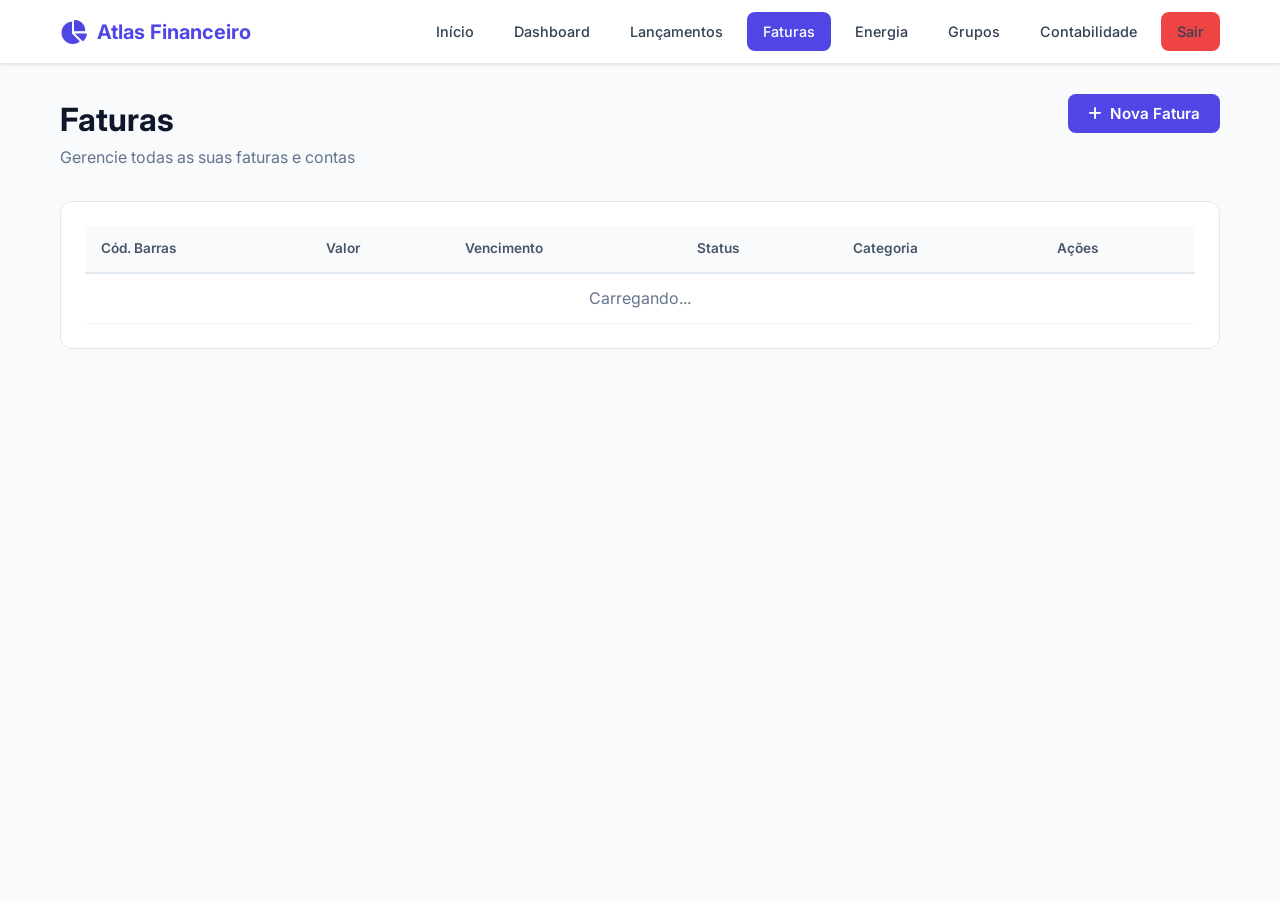
<file: frontend/faturas.html>
<!DOCTYPE html>
<html lang="pt-BR">
<head>
    <meta charset="UTF-8">
    <meta name="viewport" content="width=device-width, initial-scale=1.0">
    <title>Faturas - Atlas Financeiro</title>
    <link rel="stylesheet" href="css/style.css">
    <link href="https://fonts.googleapis.com/css2?family=Inter:wght@300;400;500;600;700;800&display=swap" rel="stylesheet">
    <link rel="stylesheet" href="https://cdnjs.cloudflare.com/ajax/libs/font-awesome/6.4.0/css/all.min.css">
</head>
<body>
    <nav class="navbar">
        <div class="container">
            <div class="nav-brand">
                <i class="fas fa-chart-pie"></i>
                <span>Atlas Financeiro</span>
            </div>
            <div class="nav-links">
                <a href="index.html">Início</a>
                <a href="dashboard.html">Dashboard</a>
                <a href="lancamentos.html">Lançamentos</a>
                <a href="faturas.html" class="active">Faturas</a>
                <a href="energia.html">Energia</a>
                <a href="grupos.html">Grupos</a>
                <a href="contabilidade.html">Contabilidade</a>
                <a href="#" onclick="logout(event)" class="btn btn-danger">Sair</a>
            </div>
            <button class="mobile-menu-btn" onclick="toggleMobileMenu()">
                <i class="fas fa-bars"></i>
            </button>
        </div>
    </nav>

    <div class="container main-content">
        <div class="page-header">
            <div>
                <h1>Faturas</h1>
                <p class="text-muted">Gerencie todas as suas faturas e contas</p>
            </div>
            <button class="btn btn-primary" onclick="abrirModalFatura()">
                <i class="fas fa-plus"></i> Nova Fatura
            </button>
        </div>

        <div class="card">
            <div class="card-body">
                <div class="table-responsive">
                    <table class="table">
                        <thead>
                            <tr>
                                <th>Cód. Barras</th>
                                <th>Valor</th>
                                <th>Vencimento</th>
                                <th>Status</th>
                                <th>Categoria</th>
                                <th>Ações</th>
                            </tr>
                        </thead>
                        <tbody id="faturasTable">
                            <tr>
                                <td colspan="6" class="text-center text-muted">Carregando...</td>
                            </tr>
                        </tbody>
                    </table>
                </div>
            </div>
        </div>
    </div>

    <!-- Modal Nova Fatura -->
    <div id="modalFatura" class="modal">
        <div class="modal-content">
            <div class="modal-header">
                <h3 id="modalFaturaTitle">Nova Fatura</h3>
                <button class="modal-close" onclick="fecharModal('modalFatura')">&times;</button>
            </div>
            <form id="formFatura" onsubmit="salvarFatura(event)">
                <input type="hidden" id="faturaId">
                
                <div class="form-group">
                    <label>Código de Barras</label>
                    <input type="text" id="faturaCodigo" placeholder="Código de barras da fatura" required>
                </div>

                <div class="form-group">
                    <label>Valor (R$)</label>
                    <input type="number" id="faturaValor" step="0.01" min="0.01" required>
                </div>

                <div class="form-row">
                    <div class="form-group">
                        <label>Data de Vencimento</label>
                        <input type="date" id="faturaVencimento" required>
                    </div>
                    <div class="form-group">
                        <label>Data de Pagamento</label>
                        <input type="date" id="faturaPagamento">
                    </div>
                </div>

                <div class="form-group">
                    <label>Status</label>
                    <select id="faturaStatus">
                        <option value="pendente">Pendente</option>
                        <option value="pago">Pago</option>
                        <option value="vencido">Vencido</option>
                    </select>
                </div>

                <div class="form-group">
                    <label>Categoria</label>
                    <input type="text" id="faturaCategoria" placeholder="Ex: Energia, Água, Internet...">
                </div>

                <div class="form-group">
                    <label>Descrição</label>
                    <textarea id="faturaDescricao" rows="2" placeholder="Descrição adicional"></textarea>
                </div>

                <div class="form-actions">
                    <button type="button" class="btn btn-outline" onclick="fecharModal('modalFatura')">Cancelar</button>
                    <button type="submit" class="btn btn-primary">
                        <i class="fas fa-save"></i> Salvar
                    </button>
                </div>
            </form>
        </div>
    </div>

    <script src="js/api.js"></script>
    <script src="js/auth.js"></script>
    <script src="js/faturas.js"></script>
    <script src="js/utils.js"></script>
</body>
</html>
</file>
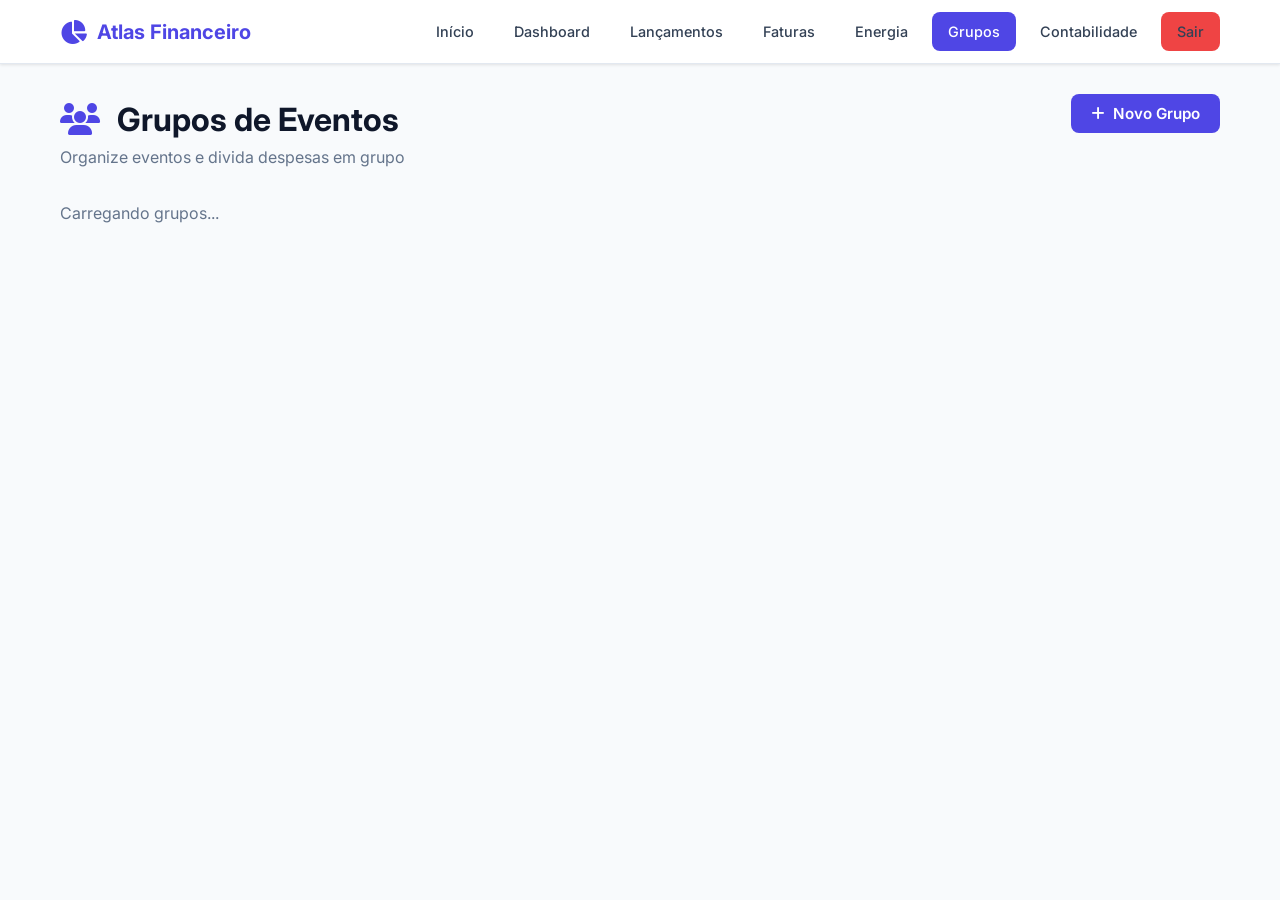
<file: frontend/grupos.html>
<!DOCTYPE html>
<html lang="pt-BR">
<head>
    <meta charset="UTF-8">
    <meta name="viewport" content="width=device-width, initial-scale=1.0">
    <title>Grupos - Atlas Financeiro</title>
    <link rel="stylesheet" href="css/style.css">
    <link href="https://fonts.googleapis.com/css2?family=Inter:wght@300;400;500;600;700;800&display=swap" rel="stylesheet">
    <link rel="stylesheet" href="https://cdnjs.cloudflare.com/ajax/libs/font-awesome/6.4.0/css/all.min.css">
</head>
<body>
    <nav class="navbar">
        <div class="container">
            <div class="nav-brand">
                <i class="fas fa-chart-pie"></i>
                <span>Atlas Financeiro</span>
            </div>
            <div class="nav-links">
                <a href="index.html">Início</a>
                <a href="dashboard.html">Dashboard</a>
                <a href="lancamentos.html">Lançamentos</a>
                <a href="faturas.html">Faturas</a>
                <a href="energia.html">Energia</a>
                <a href="grupos.html" class="active">Grupos</a>
                <a href="contabilidade.html">Contabilidade</a>
                <a href="#" onclick="logout(event)" class="btn btn-danger">Sair</a>
            </div>
            <button class="mobile-menu-btn" onclick="toggleMobileMenu()">
                <i class="fas fa-bars"></i>
            </button>
        </div>
    </nav>

    <div class="container main-content">
        <div class="page-header">
            <div>
                <h1><i class="fas fa-users"></i> Grupos de Eventos</h1>
                <p class="text-muted">Organize eventos e divida despesas em grupo</p>
            </div>
            <button class="btn btn-primary" onclick="abrirModalGrupo()">
                <i class="fas fa-plus"></i> Novo Grupo
            </button>
        </div>

        <div class="grupos-grid" id="gruposGrid">
            <p class="text-muted">Carregando grupos...</p>
        </div>
    </div>

    <!-- Modal Grupo -->
    <div id="modalGrupo" class="modal">
        <div class="modal-content">
            <div class="modal-header">
                <h3>Novo Grupo</h3>
                <button class="modal-close" onclick="fecharModal('modalGrupo')">&times;</button>
            </div>
            <form id="formGrupo" onsubmit="salvarGrupo(event)">
                <div class="form-group">
                    <label>Nome do Grupo</label>
                    <input type="text" id="grupoNome" placeholder="Ex: Viagem, Evento..." required>
                </div>
                <div class="form-group">
                    <label>Descrição</label>
                    <textarea id="grupoDescricao" rows="2" placeholder="Descreva o propósito do grupo"></textarea>
                </div>
                <div class="form-row">
                    <div class="form-group">
                        <label>Data de Início</label>
                        <input type="date" id="grupoDataInicio" required>
                    </div>
                    <div class="form-group">
                        <label>Data de Fim</label>
                        <input type="date" id="grupoDataFim">
                    </div>
                </div>
                <div class="form-actions">
                    <button type="button" class="btn btn-outline" onclick="fecharModal('modalGrupo')">Cancelar</button>
                    <button type="submit" class="btn btn-primary">Criar Grupo</button>
                </div>
            </form>
        </div>
    </div>

    <script src="js/api.js"></script>
    <script src="js/auth.js"></script>
    <script src="js/grupos.js"></script>
    <script src="js/utils.js"></script>
</body>
</html>
</file>
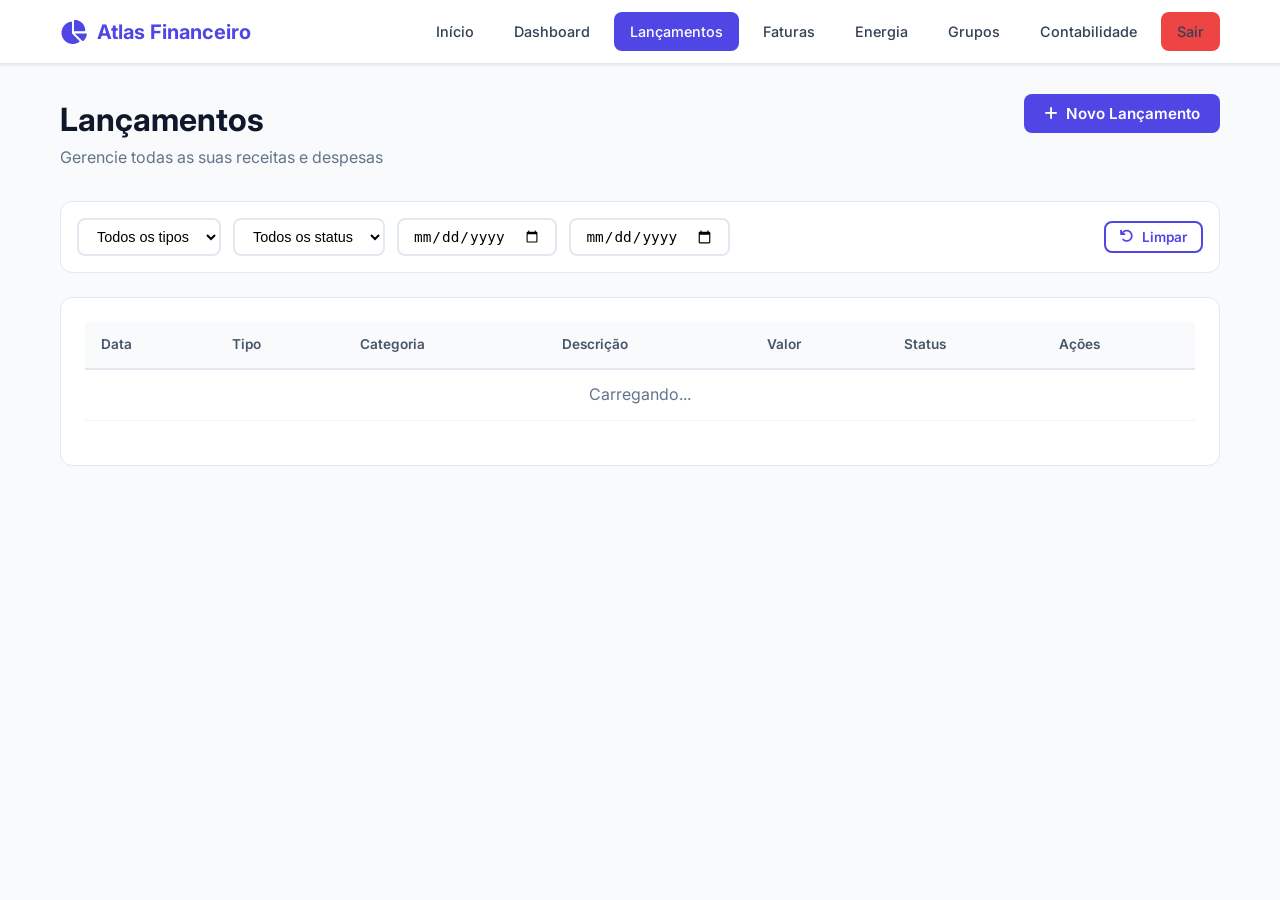
<file: frontend/lancamentos.html>
<!DOCTYPE html>
<html lang="pt-BR">
<head>
    <meta charset="UTF-8">
    <meta name="viewport" content="width=device-width, initial-scale=1.0">
    <title>Lançamentos - Atlas Financeiro</title>
    <link rel="stylesheet" href="css/style.css">
    <link href="https://fonts.googleapis.com/css2?family=Inter:wght@300;400;500;600;700;800&display=swap" rel="stylesheet">
    <link rel="stylesheet" href="https://cdnjs.cloudflare.com/ajax/libs/font-awesome/6.4.0/css/all.min.css">
</head>
<body>
    <nav class="navbar">
        <div class="container">
            <div class="nav-brand">
                <i class="fas fa-chart-pie"></i>
                <span>Atlas Financeiro</span>
            </div>
            <div class="nav-links">
                <a href="index.html">Início</a>
                <a href="dashboard.html">Dashboard</a>
                <a href="lancamentos.html" class="active">Lançamentos</a>
                <a href="faturas.html">Faturas</a>
                <a href="energia.html">Energia</a>
                <a href="grupos.html">Grupos</a>
                <a href="contabilidade.html">Contabilidade</a>
                <a href="#" onclick="logout(event)" class="btn btn-danger">Sair</a>
            </div>
            <button class="mobile-menu-btn" onclick="toggleMobileMenu()">
                <i class="fas fa-bars"></i>
            </button>
        </div>
    </nav>

    <div class="container main-content">
        <div class="page-header">
            <div>
                <h1>Lançamentos</h1>
                <p class="text-muted">Gerencie todas as suas receitas e despesas</p>
            </div>
            <button class="btn btn-primary" onclick="abrirModalLancamento()">
                <i class="fas fa-plus"></i> Novo Lançamento
            </button>
        </div>

        <!-- Filtros -->
        <div class="filters-bar">
            <div class="filters-group">
                <select id="filterTipo" onchange="carregarLancamentos()">
                    <option value="">Todos os tipos</option>
                    <option value="receita">Receita</option>
                    <option value="despesa">Despesa</option>
                    <option value="transferencia">Transferência</option>
                </select>
                <select id="filterStatus" onchange="carregarLancamentos()">
                    <option value="">Todos os status</option>
                    <option value="pendente">Pendente</option>
                    <option value="pago">Pago</option>
                    <option value="cancelado">Cancelado</option>
                </select>
                <input type="date" id="filterDataInicio" onchange="carregarLancamentos()">
                <input type="date" id="filterDataFim" onchange="carregarLancamentos()">
            </div>
            <button class="btn btn-sm btn-outline" onclick="limparFiltros()">
                <i class="fas fa-undo"></i> Limpar
            </button>
        </div>

        <!-- Tabela de Lançamentos -->
        <div class="card">
            <div class="card-body">
                <div class="table-responsive">
                    <table class="table">
                        <thead>
                            <tr>
                                <th>Data</th>
                                <th>Tipo</th>
                                <th>Categoria</th>
                                <th>Descrição</th>
                                <th>Valor</th>
                                <th>Status</th>
                                <th>Ações</th>
                            </tr>
                        </thead>
                        <tbody id="lancamentosTable">
                            <tr>
                                <td colspan="7" class="text-center text-muted">Carregando...</td>
                            </tr>
                        </tbody>
                    </table>
                </div>
                <div class="pagination" id="pagination">
                    <!-- Será preenchido via JS -->
                </div>
            </div>
        </div>
    </div>

    <!-- Modal Novo Lançamento -->
    <div id="modalLancamento" class="modal">
        <div class="modal-content">
            <div class="modal-header">
                <h3 id="modalTitle">Novo Lançamento</h3>
                <button class="modal-close" onclick="fecharModal('modalLancamento')">&times;</button>
            </div>
            <form id="formLancamento" onsubmit="salvarLancamento(event)">
                <input type="hidden" id="lancamentoId">
                
                <div class="form-group">
                    <label>Tipo</label>
                    <select id="lancamentoTipo" required>
                        <option value="receita">Receita</option>
                        <option value="despesa">Despesa</option>
                        <option value="transferencia">Transferência</option>
                    </select>
                </div>

                <div class="form-group">
                    <label>Categoria</label>
                    <input type="text" id="lancamentoCategoria" placeholder="Ex: Alimentação, Salário..." required>
                </div>

                <div class="form-group">
                    <label>Descrição</label>
                    <textarea id="lancamentoDescricao" rows="2" placeholder="Descrição do lançamento"></textarea>
                </div>

                <div class="form-row">
                    <div class="form-group">
                        <label>Valor (R$)</label>
                        <input type="number" id="lancamentoValor" step="0.01" min="0.01" required>
                    </div>
                    <div class="form-group">
                        <label>Data</label>
                        <input type="date" id="lancamentoData" required>
                    </div>
                </div>

                <div class="form-group">
                    <label>Status</label>
                    <select id="lancamentoStatus">
                        <option value="pendente">Pendente</option>
                        <option value="pago">Pago</option>
                        <option value="cancelado">Cancelado</option>
                    </select>
                </div>

                <div class="form-actions">
                    <button type="button" class="btn btn-outline" onclick="fecharModal('modalLancamento')">Cancelar</button>
                    <button type="submit" class="btn btn-primary">
                        <i class="fas fa-save"></i> Salvar
                    </button>
                </div>
            </form>
        </div>
    </div>

    <script src="js/api.js"></script>
    <script src="js/auth.js"></script>
    <script src="js/lancamentos.js"></script>
    <script src="js/utils.js"></script>
</body>
</html>
</file>
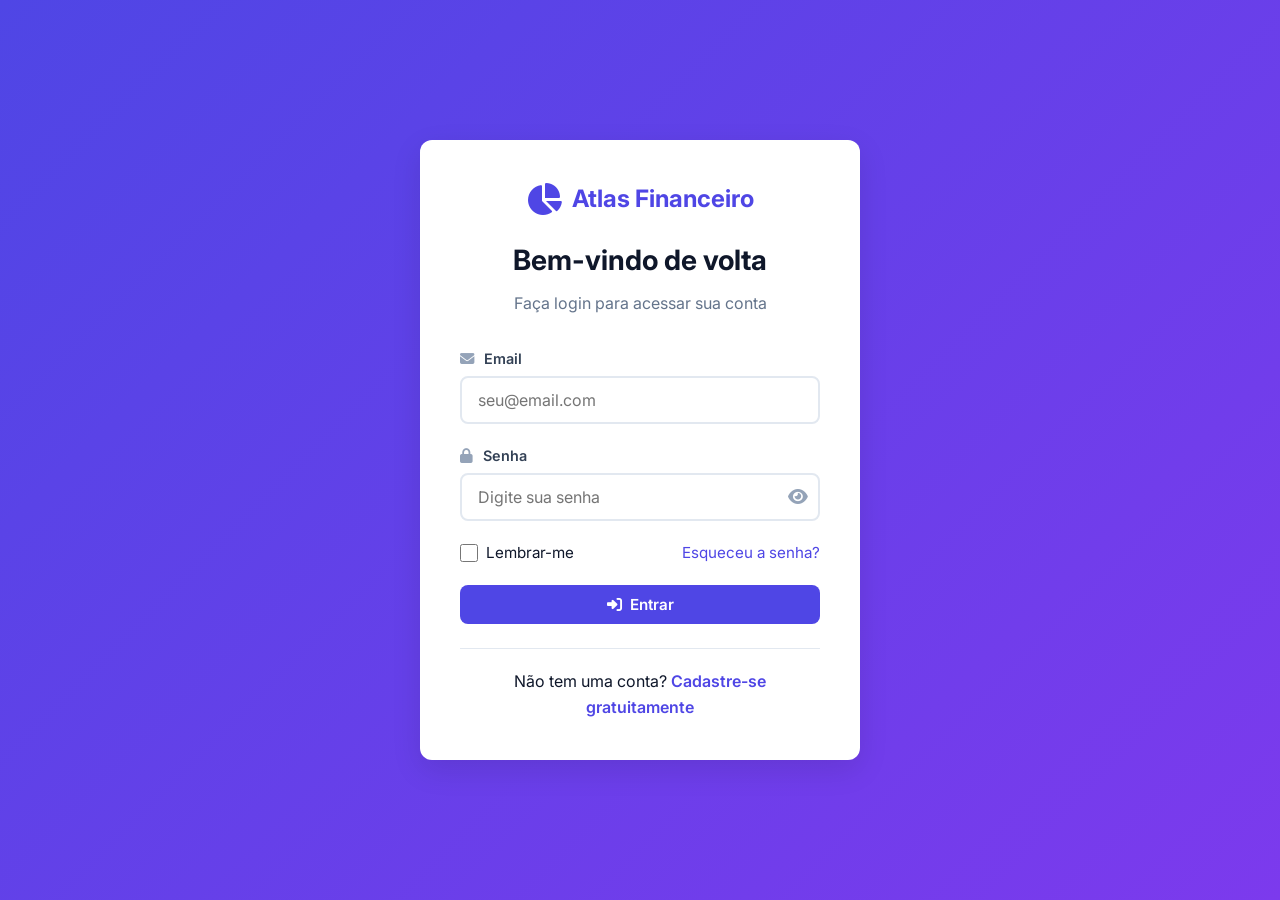
<file: frontend/login.html>
<!DOCTYPE html>
<html lang="pt-BR">
<head>
    <meta charset="UTF-8">
    <meta name="viewport" content="width=device-width, initial-scale=1.0">
    <title>Login - Atlas Financeiro</title>
    <link rel="stylesheet" href="css/style.css">
    <link href="https://fonts.googleapis.com/css2?family=Inter:wght@300;400;500;600;700;800&display=swap" rel="stylesheet">
    <link rel="stylesheet" href="https://cdnjs.cloudflare.com/ajax/libs/font-awesome/6.4.0/css/all.min.css">
</head>
<body class="auth-page">
    <div class="auth-container">
        <div class="auth-box">
            <div class="auth-header">
                <div class="auth-logo">
                    <i class="fas fa-chart-pie"></i>
                    <span>Atlas Financeiro</span>
                </div>
                <h2>Bem-vindo de volta</h2>
                <p>Faça login para acessar sua conta</p>
            </div>

            <form id="loginForm">
                <div class="form-group">
                    <label for="email">
                        <i class="fas fa-envelope"></i> Email
                    </label>
                    <input type="email" id="email" placeholder="seu@email.com" required>
                </div>

                <div class="form-group">
                    <label for="password">
                        <i class="fas fa-lock"></i> Senha
                    </label>
                    <div class="password-input">
                        <input type="password" id="password" placeholder="Digite sua senha" required>
                        <button type="button" class="toggle-password" onclick="togglePassword()">
                            <i class="fas fa-eye" id="eyeIcon"></i>
                        </button>
                    </div>
                </div>

                <div class="form-options">
                    <label class="checkbox-label">
                        <input type="checkbox"> Lembrar-me
                    </label>
                    <a href="#" class="forgot-password">Esqueceu a senha?</a>
                </div>

                <button type="submit" class="btn btn-primary btn-block">
                    <i class="fas fa-sign-in-alt"></i> Entrar
                </button>
            </form>

            <div id="loginError" class="error-message" style="display: none;"></div>

            <div class="auth-footer">
                <p>Não tem uma conta? <a href="cadastro.html">Cadastre-se gratuitamente</a></p>
            </div>
        </div>
    </div>

    <script src="js/api.js"></script>
    <script src="js/auth.js"></script>
<script>
    // ============================================
    // ✅ FUNÇÃO DE MOSTRAR/ESCONDER SENHA
    // ============================================
    function togglePassword() {
        const passwordInput = document.getElementById('password');
        const eyeIcon = document.getElementById('eyeIcon');
        
        if (passwordInput.type === 'password') {
            passwordInput.type = 'text';
            eyeIcon.classList.remove('fa-eye');
            eyeIcon.classList.add('fa-eye-slash');
        } else {
            passwordInput.type = 'password';
            eyeIcon.classList.remove('fa-eye-slash');
            eyeIcon.classList.add('fa-eye');
        }
    }

    // ============================================
    // ✅ LOGIN COM SALVAMENTO DE DADOS
    // ============================================
    document.addEventListener('DOMContentLoaded', () => {
        const loginForm = document.getElementById('loginForm');

        if (loginForm) {
            loginForm.addEventListener('submit', async (event) => {
                event.preventDefault();

                const email = document.getElementById('email').value;
                const password = document.getElementById('password').value;
                const errorAlert = document.getElementById('loginError');

                // Oculta mensagem de erro
                errorAlert.style.display = 'none';

                try {
                    // Chama a API de login
                    const result = await window.api.login(email, password);

                    if (result.success) {
                        // ✅ ==== SALVA OS DADOS NO NAVEGADOR ====
                        // Essas 3 linhas fazem o nome aparecer e a sessão funcionar!
                        localStorage.setItem('token', result.token || result.access_token || '');
                        localStorage.setItem('usuario_nome', result.nome || result.username || result.usuario || 'Usuário');
                        localStorage.setItem('usuario_id', result.id || result.usuario_id || '');
                        // ✅ =======================================

                        // Redireciona para o Dashboard
                        window.location.href = 'dashboard.html';
                    } else {
                        // Exibe erro de login
                        errorAlert.textContent = result.message || 'E-mail ou senha incorretos.';
                        errorAlert.style.display = 'block';
                    }
                } catch (err) {
                    console.error('Erro na autenticação:', err);
                    errorAlert.textContent = 'Erro ao conectar com o servidor. Verifique sua conexão.';
                    errorAlert.style.display = 'block';
                }
            });
        }
    });
</script>
</body>
</html>
</file>
<file: frontend/css/style.css>
/* Reset e Base */
* {
    margin: 0;
    padding: 0;
    box-sizing: border-box;
}

:root {
    --primary: #4f46e5;
    --primary-dark: #4338ca;
    --primary-light: #818cf8;
    --secondary: #7c3aed;
    --success: #22c55e;
    --danger: #ef4444;
    --warning: #f59e0b;
    --info: #3b82f6;
    --gray-50: #f8fafc;
    --gray-100: #f1f5f9;
    --gray-200: #e2e8f0;
    --gray-300: #cbd5e1;
    --gray-400: #94a3b8;
    --gray-500: #64748b;
    --gray-600: #475569;
    --gray-700: #334155;
    --gray-800: #1e293b;
    --gray-900: #0f172a;
    --shadow: 0 1px 3px rgba(0,0,0,0.1);
    --shadow-lg: 0 10px 30px rgba(0,0,0,0.1);
    --radius: 12px;
    --transition: all 0.3s ease;
}

body {
    font-family: 'Inter', -apple-system, BlinkMacSystemFont, sans-serif;
    background: var(--gray-50);
    color: var(--gray-900);
    line-height: 1.6;
}

.container {
    max-width: 1200px;
    margin: 0 auto;
    padding: 0 20px;
}

/* Navbar */
.navbar {
    background: white;
    box-shadow: var(--shadow);
    position: sticky;
    top: 0;
    z-index: 1000;
    border-bottom: 1px solid var(--gray-200);
}

.navbar .container {
    display: flex;
    justify-content: space-between;
    align-items: center;
    padding: 12px 20px;
}

.nav-brand {
    display: flex;
    align-items: center;
    gap: 10px;
    font-size: 1.25rem;
    font-weight: 700;
    color: var(--primary);
}

.nav-brand i {
    font-size: 1.5rem;
}

.nav-links {
    display: flex;
    align-items: center;
    gap: 8px;
}

.nav-links a {
    text-decoration: none;
    color: var(--gray-700);
    padding: 8px 16px;
    border-radius: 8px;
    font-weight: 500;
    transition: var(--transition);
    font-size: 0.9rem;
}

.nav-links a:hover {
    background: var(--gray-100);
    color: var(--primary);
}

.nav-links a.active {
    background: var(--primary);
    color: white;
}

.mobile-menu-btn {
    display: none;
    background: none;
    border: none;
    font-size: 1.5rem;
    color: var(--gray-700);
    cursor: pointer;
}

/* Buttons */
.btn {
    display: inline-flex;
    align-items: center;
    gap: 8px;
    padding: 10px 20px;
    border: none;
    border-radius: 8px;
    font-weight: 600;
    font-size: 0.95rem;
    cursor: pointer;
    transition: var(--transition);
    text-decoration: none;
    font-family: inherit;
}

.btn-primary {
    background: var(--primary);
    color: white;
}

.btn-primary:hover {
    background: var(--primary-dark);
    transform: translateY(-2px);
    box-shadow: var(--shadow-lg);
}

.btn-outline {
    background: transparent;
    color: var(--primary);
    border: 2px solid var(--primary);
}

.btn-outline:hover {
    background: var(--primary);
    color: white;
}

.btn-success {
    background: var(--success);
    color: white;
}

.btn-success:hover {
    background: #16a34a;
}

.btn-danger {
    background: var(--danger);
    color: white;
}

.btn-danger:hover {
    background: #dc2626;
}

.btn-block {
    width: 100%;
    justify-content: center;
}

.btn-lg {
    padding: 14px 32px;
    font-size: 1.05rem;
}

.btn-sm {
    padding: 6px 14px;
    font-size: 0.85rem;
}

/* Hero Section */
.hero {
    padding: 80px 0;
    background: linear-gradient(135deg, var(--primary) 0%, var(--secondary) 100%);
    color: white;
    min-height: 500px;
    display: flex;
    align-items: center;
}

.hero .container {
    display: grid;
    grid-template-columns: 1fr 1fr;
    gap: 60px;
    align-items: center;
}

.hero-content h1 {
    font-size: 3rem;
    font-weight: 800;
    margin-bottom: 20px;
    line-height: 1.2;
}

.hero-content h1 span {
    color: #fcd34d;
}

.hero-content p {
    font-size: 1.2rem;
    opacity: 0.9;
    margin-bottom: 30px;
    line-height: 1.8;
}

.hero-buttons {
    display: flex;
    gap: 16px;
    flex-wrap: wrap;
}

.hero-buttons .btn-outline {
    border-color: white;
    color: white;
}

.hero-buttons .btn-outline:hover {
    background: white;
    color: var(--primary);
}

.hero-image img {
    width: 100%;
    max-width: 400px;
    border-radius: var(--radius);
}

/* Features */
.features {
    padding: 80px 0;
    background: white;
}

.section-title {
    text-align: center;
    font-size: 2.5rem;
    font-weight: 700;
    margin-bottom: 50px;
}

.section-title span {
    color: var(--primary);
}

.features-grid {
    display: grid;
    grid-template-columns: repeat(auto-fit, minmax(280px, 1fr));
    gap: 30px;
}

.feature-card {
    background: var(--gray-50);
    padding: 30px;
    border-radius: var(--radius);
    text-align: center;
    transition: var(--transition);
    border: 1px solid var(--gray-200);
}

.feature-card:hover {
    transform: translateY(-5px);
    box-shadow: var(--shadow-lg);
    border-color: var(--primary-light);
}

.feature-icon {
    width: 70px;
    height: 70px;
    background: var(--primary);
    color: white;
    border-radius: 50%;
    display: flex;
    align-items: center;
    justify-content: center;
    margin: 0 auto 20px;
    font-size: 2rem;
}

.feature-card h3 {
    margin-bottom: 12px;
    color: var(--gray-800);
}

.feature-card p {
    color: var(--gray-600);
    line-height: 1.7;
}

/* CTA Section */
.cta {
    padding: 80px 0;
    background: linear-gradient(135deg, var(--gray-900) 0%, var(--gray-800) 100%);
    color: white;
    text-align: center;
}

.cta-content h2 {
    font-size: 2.5rem;
    margin-bottom: 16px;
}

.cta-content p {
    font-size: 1.2rem;
    opacity: 0.8;
    margin-bottom: 30px;
    max-width: 600px;
    margin-left: auto;
    margin-right: auto;
}

/* Auth Pages */
.auth-page {
    display: flex;
    align-items: center;
    justify-content: center;
    min-height: 100vh;
    background: linear-gradient(135deg, var(--primary) 0%, var(--secondary) 100%);
    padding: 20px;
}

.auth-container {
    width: 100%;
    max-width: 440px;
}

.auth-box {
    background: white;
    border-radius: var(--radius);
    padding: 40px;
    box-shadow: var(--shadow-lg);
}

.auth-header {
    text-align: center;
    margin-bottom: 30px;
}

.auth-logo {
    display: inline-flex;
    align-items: center;
    gap: 10px;
    font-size: 1.5rem;
    font-weight: 700;
    color: var(--primary);
    margin-bottom: 20px;
}

.auth-logo i {
    font-size: 2rem;
}

.auth-header h2 {
    font-size: 1.75rem;
    margin-bottom: 8px;
}

.auth-header p {
    color: var(--gray-500);
}

/* Forms */
.form-group {
    margin-bottom: 20px;
}

.form-group label {
    display: block;
    font-weight: 600;
    margin-bottom: 6px;
    color: var(--gray-700);
    font-size: 0.9rem;
}

.form-group label i {
    margin-right: 6px;
    color: var(--gray-400);
}

.form-group input,
.form-group select,
.form-group textarea {
    width: 100%;
    padding: 12px 16px;
    border: 2px solid var(--gray-200);
    border-radius: 8px;
    font-size: 1rem;
    transition: var(--transition);
    font-family: inherit;
    background: white;
}

.form-group input:focus,
.form-group select:focus,
.form-group textarea:focus {
    outline: none;
    border-color: var(--primary);
    box-shadow: 0 0 0 3px rgba(79, 70, 229, 0.1);
}

.form-group textarea {
    resize: vertical;
    min-height: 60px;
}

.password-input {
    position: relative;
}

.password-input input {
    padding-right: 50px;
}

.toggle-password {
    position: absolute;
    right: 12px;
    top: 50%;
    transform: translateY(-50%);
    background: none;
    border: none;
    cursor: pointer;
    color: var(--gray-400);
    font-size: 1.1rem;
}

.toggle-password:hover {
    color: var(--gray-600);
}

.form-row {
    display: grid;
    grid-template-columns: 1fr 1fr;
    gap: 16px;
}

.form-options {
    display: flex;
    justify-content: space-between;
    align-items: center;
    margin-bottom: 20px;
    font-size: 0.95rem;
}

.checkbox-label {
    display: flex;
    align-items: center;
    gap: 8px;
    cursor: pointer;
}

.checkbox-label input[type="checkbox"] {
    width: 18px;
    height: 18px;
    cursor: pointer;
}

.forgot-password {
    color: var(--primary);
    text-decoration: none;
}

.forgot-password:hover {
    text-decoration: underline;
}

.auth-footer {
    text-align: center;
    margin-top: 24px;
    padding-top: 20px;
    border-top: 1px solid var(--gray-200);
}

.auth-footer a {
    color: var(--primary);
    text-decoration: none;
    font-weight: 600;
}

.auth-footer a:hover {
    text-decoration: underline;
}

/* Error & Success Messages */
.error-message {
    background: #fef2f2;
    color: var(--danger);
    padding: 12px 16px;
    border-radius: 8px;
    border: 1px solid #fecaca;
    margin-bottom: 16px;
}

.success-message {
    background: #f0fdf4;
    color: var(--success);
    padding: 12px 16px;
    border-radius: 8px;
    border: 1px solid #bbf7d0;
    margin-bottom: 16px;
}

/* Dashboard */
.main-content {
    padding: 30px 20px 60px;
}

.page-header {
    display: flex;
    justify-content: space-between;
    align-items: flex-start;
    margin-bottom: 30px;
}

.page-header h1 {
    font-size: 2rem;
    font-weight: 700;
}

.page-header h1 i {
    color: var(--primary);
    margin-right: 10px;
}

.text-muted {
    color: var(--gray-500);
}

.user-info {
    display: flex;
    align-items: center;
    gap: 12px;
    background: white;
    padding: 8px 16px 8px 20px;
    border-radius: 50px;
    border: 1px solid var(--gray-200);
}

.user-info i {
    font-size: 1.5rem;
    color: var(--primary);
}

/* Dashboard Cards */
.dashboard-cards {
    display: grid;
    grid-template-columns: repeat(auto-fit, minmax(220px, 1fr));
    gap: 20px;
    margin-bottom: 30px;
}

.dashboard-card {
    display: flex;
    align-items: center;
    gap: 20px;
    padding: 24px;
}

.dashboard-card .card-icon {
    width: 50px;
    height: 50px;
    border-radius: 12px;
    display: flex;
    align-items: center;
    justify-content: center;
    font-size: 1.5rem;
    flex-shrink: 0;
}

.dashboard-card .card-icon i {
    color: white;
}

.dashboard-card.success .card-icon {
    background: var(--success);
}

.dashboard-card.danger .card-icon {
    background: var(--danger);
}

.dashboard-card.info .card-icon {
    background: var(--info);
}

.dashboard-card .card-content {
    flex: 1;
}

.dashboard-card .card-label {
    display: block;
    font-size: 0.85rem;
    color: var(--gray-500);
    font-weight: 500;
}

.dashboard-card .card-value {
    font-size: 1.5rem;
    font-weight: 700;
}

/* Dashboard Grid */
.dashboard-grid {
    display: grid;
    grid-template-columns: 2fr 1fr;
    gap: 24px;
}

/* Cards */
.card {
    background: white;
    border-radius: var(--radius);
    border: 1px solid var(--gray-200);
    overflow: hidden;
}

.card-header {
    padding: 20px 24px;
    border-bottom: 1px solid var(--gray-200);
    display: flex;
    justify-content: space-between;
    align-items: center;
}

.card-header h3 {
    font-size: 1.1rem;
    font-weight: 600;
}

.card-body {
    padding: 24px;
}

.dashboard-card .card-icon {
    background: var(--primary);
}

/* Tables */
.table-responsive {
    overflow-x: auto;
}

.table {
    width: 100%;
    border-collapse: collapse;
}

.table th {
    text-align: left;
    padding: 12px 16px;
    background: var(--gray-50);
    font-weight: 600;
    font-size: 0.85rem;
    color: var(--gray-600);
    border-bottom: 2px solid var(--gray-200);
}

.table td {
    padding: 12px 16px;
    border-bottom: 1px solid var(--gray-100);
}

.table tr:hover {
    background: var(--gray-50);
}

.table .text-center {
    text-align: center;
}

/* Lancamentos List */
.lancamentos-list {
    display: flex;
    flex-direction: column;
    gap: 12px;
}

.lancamento-item {
    display: flex;
    justify-content: space-between;
    align-items: center;
    padding: 12px 16px;
    background: var(--gray-50);
    border-radius: 8px;
    border-left: 4px solid var(--primary);
}

.lancamento-item.success {
    border-left-color: var(--success);
}

.lancamento-item.danger {
    border-left-color: var(--danger);
}

.lancamento-info {
    display: flex;
    flex-direction: column;
}

.lancamento-info .descricao {
    font-weight: 600;
}

.lancamento-info .categoria {
    font-size: 0.85rem;
    color: var(--gray-500);
}

.lancamento-valor {
    font-weight: 700;
}

.lancamento-valor.receita {
    color: var(--success);
}

.lancamento-valor.despesa {
    color: var(--danger);
}

/* Filters Bar */
.filters-bar {
    display: flex;
    justify-content: space-between;
    align-items: center;
    gap: 16px;
    padding: 16px;
    background: white;
    border-radius: var(--radius);
    border: 1px solid var(--gray-200);
    margin-bottom: 24px;
    flex-wrap: wrap;
}

.filters-group {
    display: flex;
    gap: 12px;
    flex-wrap: wrap;
    flex: 1;
}

.filters-group select,
.filters-group input {
    padding: 8px 14px;
    border: 2px solid var(--gray-200);
    border-radius: 8px;
    font-size: 0.9rem;
    background: white;
    min-width: 140px;
}

.filters-group select:focus,
.filters-group input:focus {
    outline: none;
    border-color: var(--primary);
}

/* Modals */
.modal {
    display: none;
    position: fixed;
    top: 0;
    left: 0;
    width: 100%;
    height: 100%;
    background: rgba(0,0,0,0.5);
    z-index: 2000;
    justify-content: center;
    align-items: center;
    animation: fadeIn 0.3s ease;
}

.modal.active {
    display: flex;
}

.modal-content {
    background: white;
    border-radius: var(--radius);
    max-width: 500px;
    width: 95%;
    max-height: 90vh;
    overflow-y: auto;
    animation: slideUp 0.3s ease;
}

.modal-header {
    padding: 20px 24px;
    border-bottom: 1px solid var(--gray-200);
    display: flex;
    justify-content: space-between;
    align-items: center;
    position: sticky;
    top: 0;
    background: white;
    z-index: 1;
}

.modal-header h3 {
    font-size: 1.2rem;
}

.modal-close {
    background: none;
    border: none;
    font-size: 1.5rem;
    cursor: pointer;
    color: var(--gray-400);
    padding: 4px 8px;
    border-radius: 4px;
    transition: var(--transition);
}

.modal-close:hover {
    background: var(--gray-100);
    color: var(--gray-700);
}

.modal-content form {
    padding: 24px;
}

.form-actions {
    display: flex;
    gap: 12px;
    justify-content: flex-end;
    margin-top: 24px;
    padding-top: 16px;
    border-top: 1px solid var(--gray-200);
}

/* Animations */
@keyframes fadeIn {
    from { opacity: 0; }
    to { opacity: 1; }
}

@keyframes slideUp {
    from {
        opacity: 0;
        transform: translateY(30px);
    }
    to {
        opacity: 1;
        transform: translateY(0);
    }
}

/* Pagination */
.pagination {
    display: flex;
    justify-content: center;
    gap: 8px;
    padding: 20px 0 0;
}

.pagination button {
    padding: 8px 16px;
    border: 1px solid var(--gray-200);
    border-radius: 6px;
    background: white;
    cursor: pointer;
    transition: var(--transition);
}

.pagination button:hover {
    background: var(--gray-50);
}

.pagination button.active {
    background: var(--primary);
    color: white;
    border-color: var(--primary);
}

/* Period Summary */
.period-summary {
    display: flex;
    flex-direction: column;
    gap: 16px;
}

.summary-item {
    padding: 12px 16px;
    background: var(--gray-50);
    border-radius: 8px;
}

.summary-item .label {
    display: block;
    font-size: 0.85rem;
    color: var(--gray-500);
    font-weight: 500;
    margin-bottom: 6px;
}

.summary-values {
    display: flex;
    gap: 24px;
}

.summary-values .value {
    font-weight: 700;
}

.summary-values .value.success {
    color: var(--success);
}

.summary-values .value.danger {
    color: var(--danger);
}

/* Balanço */
.balanco-cards {
    display: grid;
    grid-template-columns: repeat(3, 1fr);
    gap: 16px;
}

.balanco-item {
    padding: 16px 20px;
    background: var(--gray-50);
    border-radius: 8px;
    text-align: center;
}

.balanco-item .label {
    display: block;
    font-size: 0.85rem;
    color: var(--gray-500);
    font-weight: 500;
}

.balanco-item .value {
    font-size: 1.3rem;
    font-weight: 700;
}

.balanco-item.success .value {
    color: var(--success);
}

.balanco-item.danger .value {
    color: var(--danger);
}

.balanco-item.primary .value {
    color: var(--primary);
}

/* Footer */
footer {
    background: var(--gray-900);
    color: white;
    padding: 40px 0 20px;
}

.footer-content {
    display: flex;
    justify-content: space-between;
    align-items: center;
    flex-wrap: wrap;
    gap: 20px;
    margin-bottom: 20px;
}

.footer-brand {
    display: flex;
    align-items: center;
    gap: 10px;
    font-size: 1.25rem;
    font-weight: 700;
}

.footer-links {
    display: flex;
    gap: 20px;
}

.footer-links a {
    color: var(--gray-400);
    text-decoration: none;
    transition: var(--transition);
}

.footer-links a:hover {
    color: white;
}

.footer-social {
    display: flex;
    gap: 16px;
}

.footer-social a {
    color: var(--gray-400);
    font-size: 1.3rem;
    transition: var(--transition);
}

.footer-social a:hover {
    color: white;
}

.footer-bottom {
    border-top: 1px solid var(--gray-700);
    padding-top: 20px;
    text-align: center;
    color: var(--gray-500);
    font-size: 0.9rem;
}

/* Grupos Grid */
.grupos-grid {
    display: grid;
    grid-template-columns: repeat(auto-fill, minmax(300px, 1fr));
    gap: 20px;
}

.grupo-card {
    background: white;
    border: 1px solid var(--gray-200);
    border-radius: var(--radius);
    padding: 20px;
    transition: var(--transition);
}

.grupo-card:hover {
    box-shadow: var(--shadow-lg);
    transform: translateY(-3px);
}

.grupo-card h3 {
    margin-bottom: 8px;
}

.grupo-card .descricao {
    color: var(--gray-500);
    font-size: 0.9rem;
    margin-bottom: 12px;
}

.grupo-card .meta {
    font-size: 0.85rem;
    color: var(--gray-400);
}

/* Contratos Grid */
.contratos-grid {
    display: grid;
    grid-template-columns: repeat(auto-fill, minmax(250px, 1fr));
    gap: 16px;
}

.contrato-item {
    background: var(--gray-50);
    border-radius: 8px;
    padding: 16px;
    border: 1px solid var(--gray-200);
}

.contrato-item .concessionaria {
    font-weight: 600;
}

.contrato-item .unidade {
    font-size: 0.85rem;
    color: var(--gray-500);
}

/* Badges / Status */
.status-badge {
    display: inline-block;
    padding: 4px 12px;
    border-radius: 50px;
    font-size: 0.75rem;
    font-weight: 600;
}

.status-badge.pendente {
    background: #fef3c7;
    color: #d97706;
}

.status-badge.pago {
    background: #d1fae5;
    color: #065f46;
}

.status-badge.vencido {
    background: #fee2e2;
    color: #991b1b;
}

.status-badge.cancelado {
    background: var(--gray-200);
    color: var(--gray-600);
}

/* Action Buttons */
.action-buttons {
    display: flex;
    gap: 6px;
}

.action-btn {
    padding: 4px 10px;
    border: none;
    border-radius: 6px;
    font-size: 0.8rem;
    cursor: pointer;
    transition: var(--transition);
}

.action-btn.edit {
    background: var(--info);
    color: white;
}

.action-btn.edit:hover {
    background: #2563eb;
}

.action-btn.delete {
    background: var(--danger);
    color: white;
}

.action-btn.delete:hover {
    background: #dc2626;
}

/* Responsive */
@media (max-width: 992px) {
    .hero .container {
        grid-template-columns: 1fr;
        text-align: center;
    }
    
    .hero-buttons {
        justify-content: center;
    }
    
    .hero-image {
        display: none;
    }
    
    .dashboard-grid {
        grid-template-columns: 1fr;
    }
}

@media (max-width: 768px) {
    .mobile-menu-btn {
        display: block;
    }
    
    .nav-links {
        display: none;
        flex-direction: column;
        width: 100%;
        padding: 16px 0;
        gap: 4px;
    }
    
    .nav-links.active {
        display: flex;
    }
    
    .nav-links a {
        width: 100%;
        padding: 12px 16px;
    }
    
    .nav-links .btn {
        width: 100%;
        justify-content: center;
    }
    
    .navbar .container {
        flex-wrap: wrap;
    }
    
    .page-header {
        flex-direction: column;
        gap: 16px;
    }
    
    .dashboard-cards {
        grid-template-columns: 1fr 1fr;
    }
    
    .form-row {
        grid-template-columns: 1fr;
    }
    
    .filters-bar {
        flex-direction: column;
        align-items: stretch;
    }
    
    .filters-group {
        flex-direction: column;
    }
    
    .filters-group select,
    .filters-group input {
        width: 100%;
        min-width: unset;
    }
    
    .balanco-cards {
        grid-template-columns: 1fr;
    }
    
    .auth-box {
        padding: 24px;
    }
    
    .footer-content {
        flex-direction: column;
        align-items: center;
        text-align: center;
    }
    
    .hero-content h1 {
        font-size: 2.2rem;
    }
}

@media (max-width: 480px) {
    .dashboard-cards {
        grid-template-columns: 1fr;
    }
    
    .features-grid {
        grid-template-columns: 1fr;
    }
    
    .modal-content {
        max-width: 100%;
        margin: 10px;
    }
}
</file>
